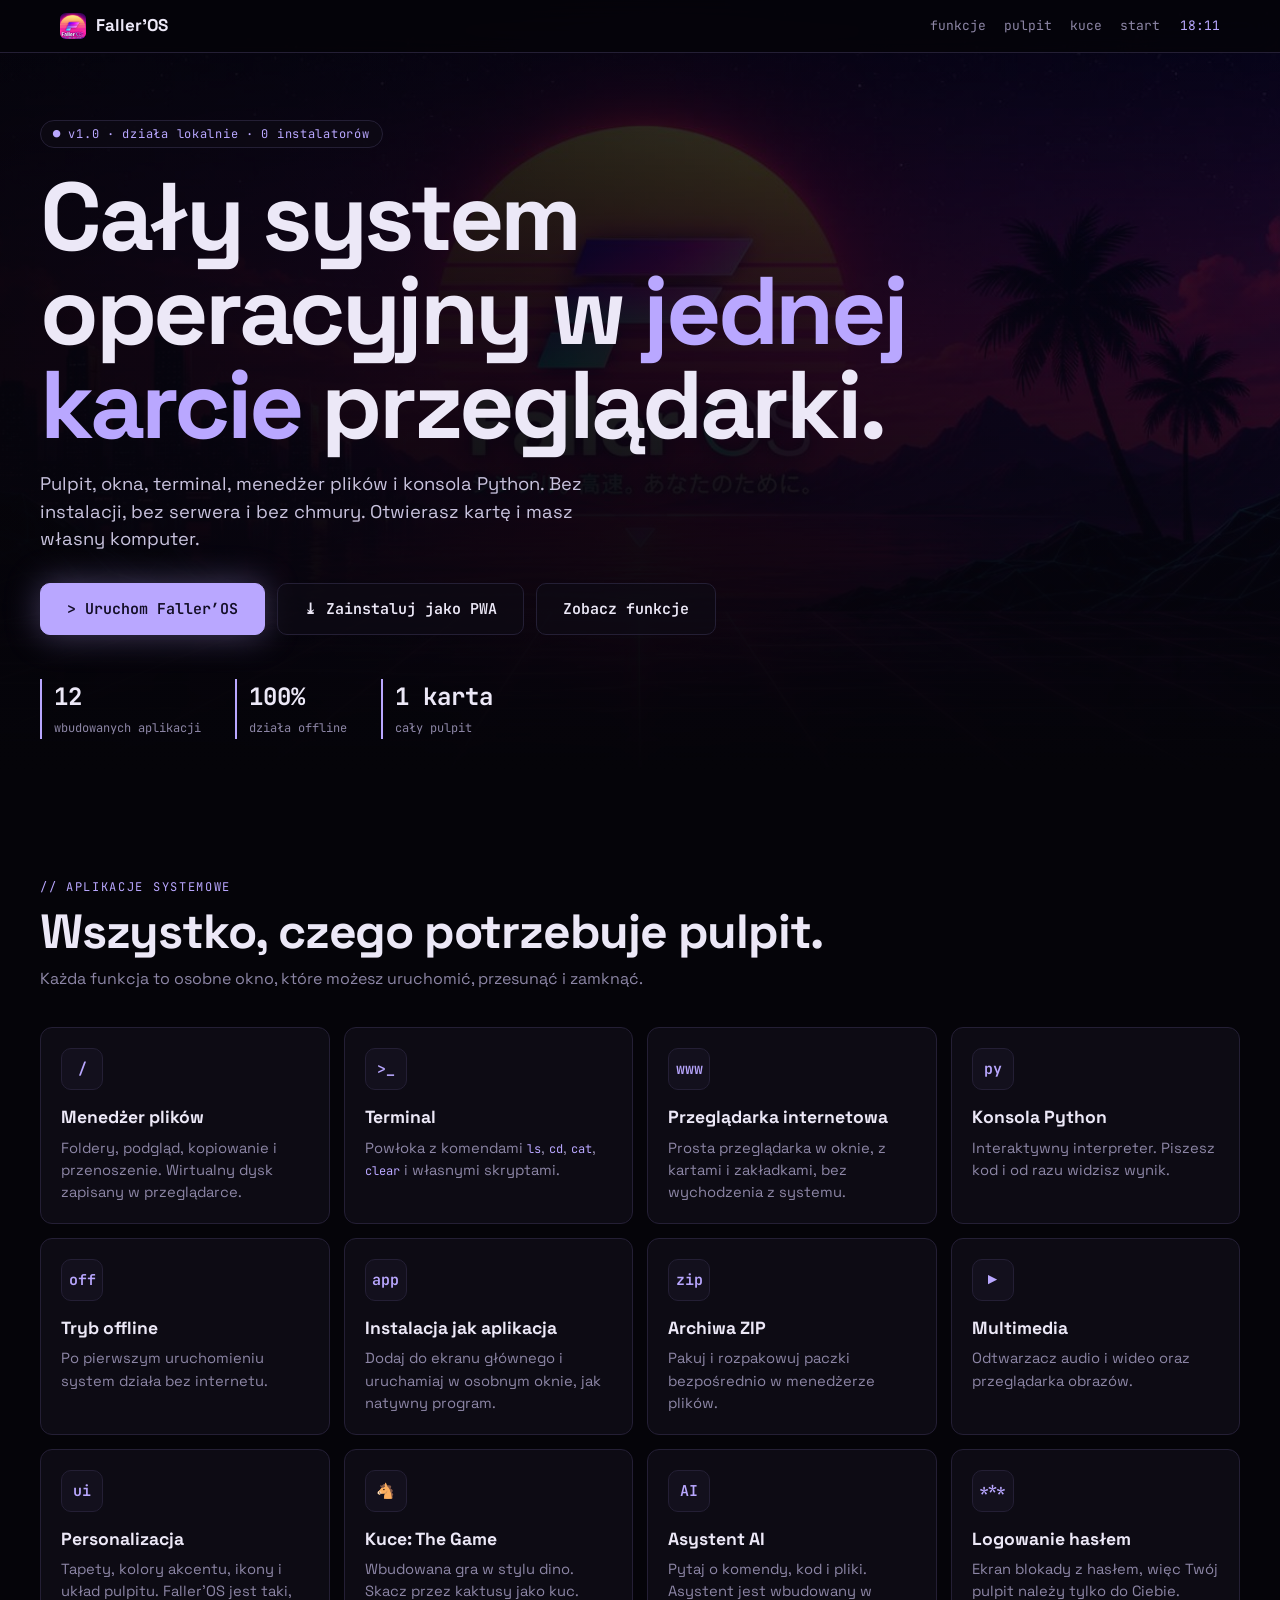
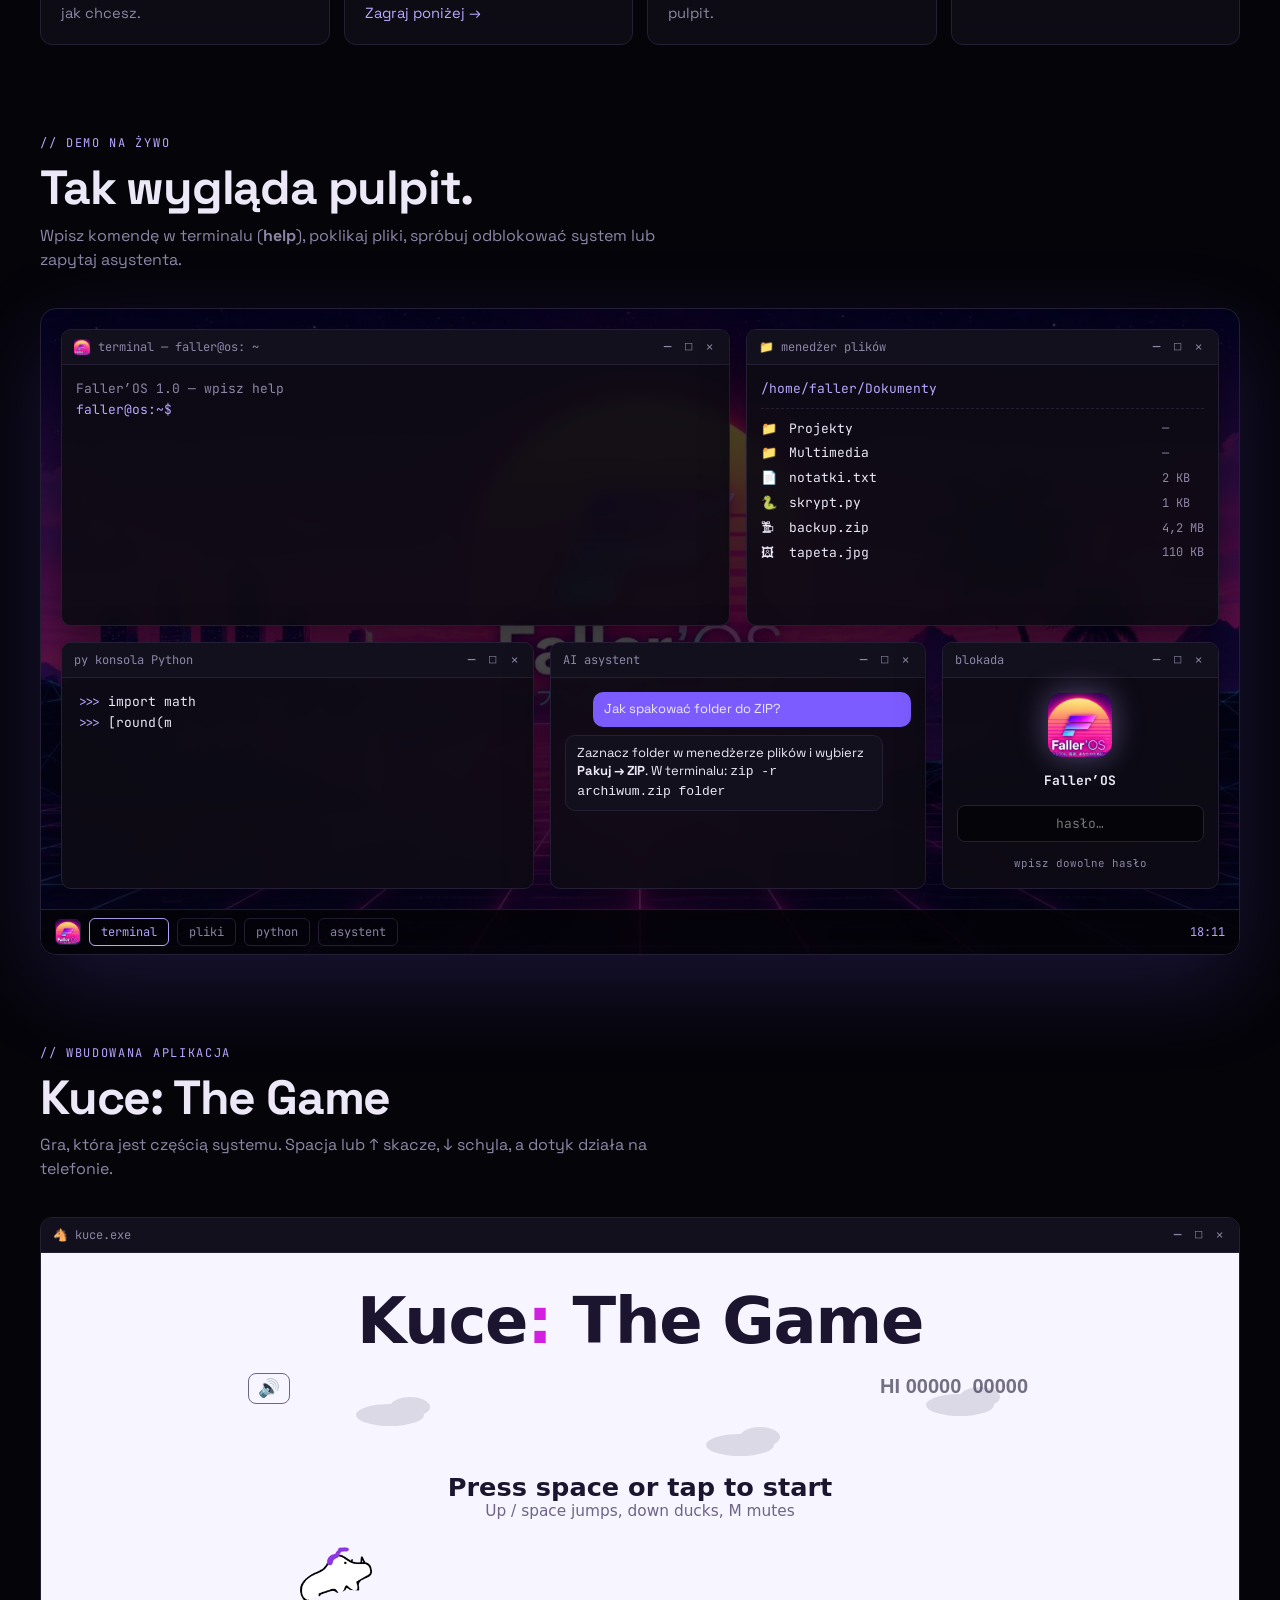
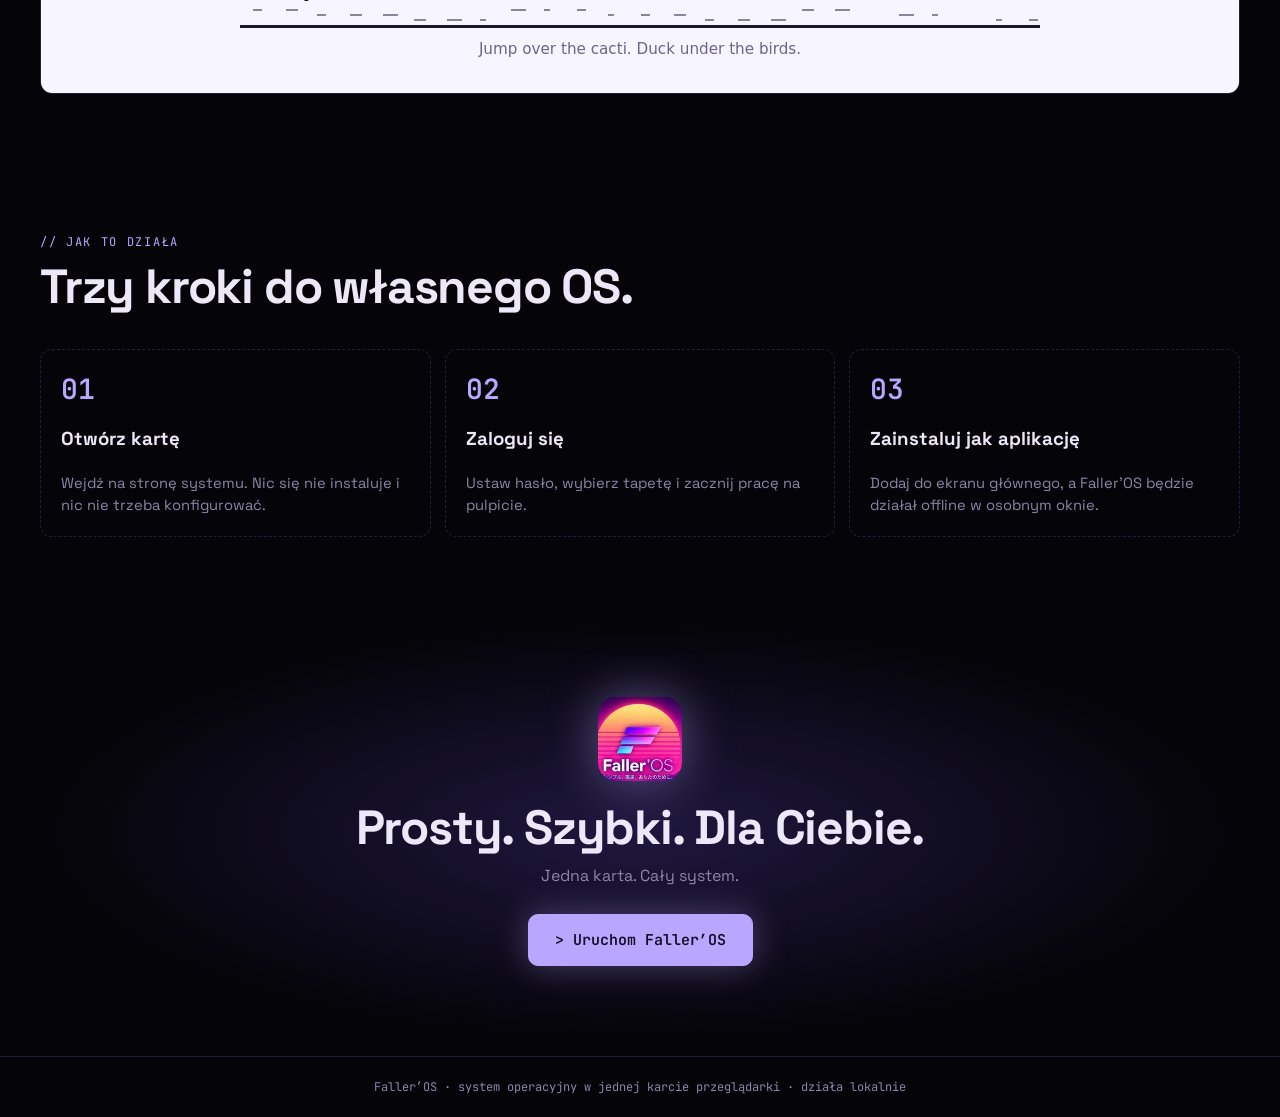
<file: index.html>
<!DOCTYPE html>
<html lang="pl">
<head>
<meta charset="utf-8">
<link rel="manifest" href="manifest.json">
<meta name="viewport" content="width=device-width, initial-scale=1, viewport-fit=cover">
<title>Faller’OS – cały system w jednej karcie przeglądarki</title>
<link rel="stylesheet" href="https://fonts.googleapis.com/css2?family=JetBrains+Mono:wght@400;600&family=Space+Grotesk:wght@500;700&display=swap">
<link rel="icon" href="icons/icon-192.png">
<style>
:root{--bg:#050409;--panel:#0d0b14;--panel2:#13101d;--line:#241f35;--ink:#ece8f7;--mut:#8d86a6;--acc:#b9a7ff;--acc2:#7c5cff;--ok:#7be0a8;
--wall:url([data-uri]);--icon:url([data-uri]);
--mono:"JetBrains Mono",ui-monospace,Consolas,Menlo,monospace;--sans:"Space Grotesk","Segoe UI",system-ui,sans-serif;
color-scheme:dark;box-sizing:border-box;padding-top:env(safe-area-inset-top,0px);padding-bottom:env(safe-area-inset-bottom,0px)}
*{box-sizing:border-box}
html{scroll-behavior:smooth;scroll-padding-top:calc(64px + env(safe-area-inset-top,0px))}
body{margin:0;background:var(--bg);color:var(--ink);font-family:var(--sans);line-height:1.5;overflow-x:hidden}
a{color:inherit;text-decoration:none}
.ico{background:var(--icon) center/cover;border-radius:22%;flex:none}
.bar{position:fixed;top:0;left:0;right:0;z-index:50;padding-top:env(safe-area-inset-top,0px);background:rgba(5,4,9,.82);backdrop-filter:blur(14px);border-bottom:1px solid var(--line)}
.bar div{max-width:1200px;margin:auto;height:52px;display:flex;align-items:center;gap:20px;padding:0 20px;font-family:var(--mono);font-size:13px}
.bar b{font-family:var(--sans);font-size:17px;display:flex;align-items:center;gap:10px}
.bar .ico{width:26px;height:26px}
.bar nav{display:flex;gap:18px;margin-left:auto;color:var(--mut)}
.bar nav a:hover{color:var(--acc)}
#clk{color:var(--acc)}
@media(max-width:640px){.bar nav a:nth-child(n+3){display:none}.bar div{gap:12px}}
.hero{position:relative;padding:120px 20px 70px;background:linear-gradient(180deg,rgba(5,4,9,.55),var(--bg) 96%),linear-gradient(90deg,rgba(5,4,9,.85),rgba(5,4,9,.35)),var(--wall) center/cover}
.wrap{max-width:1200px;margin:auto}
.tag{display:inline-block;font:12px var(--mono);color:var(--acc);border:1px solid var(--line);background:rgba(13,11,20,.7);padding:5px 12px;border-radius:99px;letter-spacing:.06em}
h1{font-size:clamp(2.6rem,8vw,6rem);line-height:.98;letter-spacing:-.035em;margin:22px 0 18px;max-width:900px}
h1 em{font-style:normal;color:var(--acc)}
.lead{max-width:600px;color:#c9c3de;font-size:1.15rem;margin:0 0 30px}
.cta{display:flex;gap:12px;flex-wrap:wrap}
.btn{display:inline-block;font:600 15px var(--mono);padding:15px 26px;border-radius:10px;border:1px solid var(--acc);background:var(--acc);color:#120d25;cursor:pointer;box-shadow:0 0 34px rgba(185,167,255,.35)}
.btn:hover{background:#d3c8ff}
.btn.g{background:rgba(13,11,20,.7);color:var(--ink);border-color:var(--line);box-shadow:none}
.btn.g:hover{border-color:var(--acc)}
.stats{display:flex;gap:34px;flex-wrap:wrap;margin-top:44px;font-family:var(--mono)}
.stats div{border-left:2px solid var(--acc);padding-left:12px}
.stats strong{display:block;font-size:1.5rem;color:var(--ink)}
.stats span{color:var(--mut);font-size:12px}
section{padding:70px 20px}
h2{font-size:clamp(1.9rem,5vw,3rem);letter-spacing:-.025em;margin:0 0 10px;line-height:1.05}
.sub{color:var(--mut);max-width:620px;margin:0 0 36px}
.eyebrow{font:12px var(--mono);color:var(--acc);letter-spacing:.14em;text-transform:uppercase;margin-bottom:12px}
.grid{display:grid;grid-template-columns:repeat(auto-fill,minmax(250px,1fr));gap:14px}
.card{background:var(--panel);border:1px solid var(--line);border-radius:12px;padding:20px;transition:.2s}
.card:hover{border-color:var(--acc);transform:translateY(-3px);box-shadow:0 10px 40px rgba(124,92,255,.15)}
.card i{display:grid;place-items:center;width:42px;height:42px;border-radius:10px;background:var(--panel2);border:1px solid var(--line);color:var(--acc);font:600 15px var(--mono);font-style:normal;margin-bottom:14px}
.card h3{margin:0 0 6px;font-size:1.1rem}
.card p{margin:0;color:var(--mut);font-size:.92rem}
.card code{font:12px var(--mono);color:var(--acc)}
.desk{position:relative;border:1px solid var(--line);border-radius:16px;overflow:hidden;background:linear-gradient(rgba(5,4,9,.55),rgba(5,4,9,.7)),var(--wall) center/cover;box-shadow:0 30px 90px rgba(124,92,255,.18)}
.wins{display:grid;grid-template-columns:repeat(12,1fr);gap:16px;padding:20px}
.win{background:rgba(13,11,20,.93);border:1px solid var(--line);border-radius:10px;overflow:hidden;backdrop-filter:blur(8px);min-width:0;box-shadow:0 12px 40px rgba(0,0,0,.55)}
.win.t{grid-column:span 7}.win.f{grid-column:span 5}.win.p{grid-column:span 5}.win.a{grid-column:span 4}.win.l{grid-column:span 3}
@media(max-width:900px){.win.t,.win.f,.win.p,.win.a,.win.l{grid-column:1/-1}}
.tb{display:flex;align-items:center;gap:8px;padding:9px 12px;background:var(--panel2);border-bottom:1px solid var(--line);font:12px var(--mono);color:var(--mut)}
.tb u{margin-left:auto;text-decoration:none;letter-spacing:.3em;color:var(--mut)}
.tb .ico{width:16px;height:16px}
.body{padding:14px;font:13px/1.6 var(--mono);min-height:210px}
#term{height:260px;overflow:auto;cursor:text}
#term p{margin:0;white-space:pre-wrap;word-break:break-word}
.pr{color:var(--acc)}.ok{color:var(--ok)}.m{color:var(--mut)}
.in{display:flex;gap:8px}
.in input{flex:1;background:none;border:0;outline:0;color:var(--ink);font:inherit;min-width:0}
.fl{display:grid;grid-template-columns:20px 1fr auto;gap:4px 8px;align-items:center}
.fl span:nth-child(3n){color:var(--mut);font-size:12px}
.fl .sel{background:rgba(185,167,255,.15);border-radius:4px}
.path{color:var(--acc);margin-bottom:10px;padding-bottom:8px;border-bottom:1px dashed var(--line)}
.msg{padding:8px 11px;border-radius:10px;margin-bottom:8px;max-width:92%;font:13px/1.45 var(--sans)}
.msg.u{background:var(--acc2);margin-left:auto}
.msg.b{background:var(--panel2);border:1px solid var(--line)}
.login{display:grid;place-items:center;text-align:center;gap:10px;min-height:210px}
.login .ico{width:64px;height:64px;box-shadow:0 0 30px rgba(185,167,255,.4)}
.pw{width:100%;padding:9px;border:1px solid var(--line);border-radius:8px;background:var(--bg);color:var(--ink);font:13px var(--mono);text-align:center}
.pw:focus{outline:1px solid var(--acc)}
.task{display:flex;align-items:center;gap:8px;padding:8px 14px;background:rgba(5,4,9,.9);border-top:1px solid var(--line);font:12px var(--mono);overflow-x:auto}
.task .ico{width:26px;height:26px}
.task span{padding:5px 11px;border:1px solid var(--line);border-radius:6px;color:var(--mut);white-space:nowrap}
.task span.on{border-color:var(--acc);color:var(--acc)}
.task em{margin-left:auto;font-style:normal;color:var(--acc)}
.game{border:1px solid var(--line);border-radius:12px;overflow:hidden;background:var(--panel)}
.game iframe{display:block;width:100%;height:440px;border:0}
.steps{display:grid;grid-template-columns:repeat(auto-fit,minmax(220px,1fr));gap:14px;counter-reset:s}
.steps div{border:1px dashed var(--line);border-radius:12px;padding:20px;counter-increment:s}
.steps div:before{content:"0" counter(s);font:600 28px var(--mono);color:var(--acc);display:block;margin-bottom:6px}
.steps p{margin:0;color:var(--mut);font-size:.92rem}
.fin{text-align:center;padding:90px 20px;background:radial-gradient(ellipse at center,rgba(124,92,255,.22),transparent 65%)}
.fin .ico{width:84px;height:84px;margin:0 auto 22px;box-shadow:0 0 50px rgba(185,167,255,.45)}
footer{border-top:1px solid var(--line);padding:22px;text-align:center;font:12px var(--mono);color:var(--mut)}
</style>
</head>
<body>
<header class="bar"><div><b><span class="ico"></span>Faller’OS</b><nav><a href="#funkcje">funkcje</a><a href="#pulpit">pulpit</a><a href="#kuce">kuce</a><a href="#start">start</a></nav><span id="clk">--:--</span></div></header>

<main>
<div class="hero"><div class="wrap">
  <span class="tag">● v1.0 · działa lokalnie · 0 instalatorów</span>
  <h1>Cały system operacyjny w <em>jednej karcie</em> przeglądarki.</h1>
  <p class="lead">Pulpit, okna, terminal, menedżer plików i konsola Python. Bez instalacji, bez serwera i bez chmury. Otwierasz kartę i masz własny komputer.</p>
  <div class="cta"><a class="btn" id="go" href="app.html">&gt; Uruchom Faller’OS</a><a class="btn g" href="app.html#install">⤓ Zainstaluj jako PWA</a><a class="btn g" href="#funkcje">Zobacz funkcje</a></div>
  <div class="stats"><div><strong>12</strong><span>wbudowanych aplikacji</span></div><div><strong>100%</strong><span>działa offline</span></div><div><strong>1 karta</strong><span>cały pulpit</span></div></div>
</div></div>

<section id="funkcje"><div class="wrap">
  <div class="eyebrow">// aplikacje systemowe</div><h2>Wszystko, czego potrzebuje pulpit.</h2><p class="sub">Każda funkcja to osobne okno, które możesz uruchomić, przesunąć i zamknąć.</p>
  <div class="grid">
    <div class="card"><i>/</i><h3>Menedżer plików</h3><p>Foldery, podgląd, kopiowanie i przenoszenie. Wirtualny dysk zapisany w przeglądarce.</p></div>
    <div class="card"><i>&gt;_</i><h3>Terminal</h3><p>Powłoka z komendami <code>ls</code>, <code>cd</code>, <code>cat</code>, <code>clear</code> i własnymi skryptami.</p></div>
    <div class="card"><i>www</i><h3>Przeglądarka internetowa</h3><p>Prosta przeglądarka w oknie, z kartami i zakładkami, bez wychodzenia z systemu.</p></div>
    <div class="card"><i>py</i><h3>Konsola Python</h3><p>Interaktywny interpreter. Piszesz kod i od razu widzisz wynik.</p></div>
    <div class="card"><i>off</i><h3>Tryb offline</h3><p>Po pierwszym uruchomieniu system działa bez internetu.</p></div>
    <div class="card"><i>app</i><h3>Instalacja jak aplikacja</h3><p>Dodaj do ekranu głównego i uruchamiaj w osobnym oknie, jak natywny program.</p></div>
    <div class="card"><i>zip</i><h3>Archiwa ZIP</h3><p>Pakuj i rozpakowuj paczki bezpośrednio w menedżerze plików.</p></div>
    <div class="card"><i>▶</i><h3>Multimedia</h3><p>Odtwarzacz audio i wideo oraz przeglądarka obrazów.</p></div>
    <div class="card"><i>ui</i><h3>Personalizacja</h3><p>Tapety, kolory akcentu, ikony i układ pulpitu. Faller’OS jest taki, jak chcesz.</p></div>
    <div class="card"><i>🐴</i><h3>Kuce: The Game</h3><p>Wbudowana gra w stylu dino. Skacz przez kaktusy jako kuc. <a href="#kuce" style="color:var(--acc)">Zagraj poniżej →</a></p></div>
    <div class="card"><i>AI</i><h3>Asystent AI</h3><p>Pytaj o komendy, kod i pliki. Asystent jest wbudowany w pulpit.</p></div>
    <div class="card"><i>***</i><h3>Logowanie hasłem</h3><p>Ekran blokady z hasłem, więc Twój pulpit należy tylko do Ciebie.</p></div>
  </div>
</div></section>

<section id="pulpit" style="padding-top:20px"><div class="wrap">
  <div class="eyebrow">// demo na żywo</div><h2>Tak wygląda pulpit.</h2><p class="sub">Wpisz komendę w terminalu (<b>help</b>), poklikaj pliki, spróbuj odblokować system lub zapytaj asystenta.</p>
  <div class="desk">
    <div class="wins">
      <div class="win t"><div class="tb"><span class="ico"></span>terminal — faller@os: ~<u>─ □ ✕</u></div><div class="body" id="term"></div></div>
      <div class="win f"><div class="tb">📁 menedżer plików<u>─ □ ✕</u></div><div class="body"><div class="path">/home/faller/Dokumenty</div><div class="fl" id="fl"></div></div></div>
      <div class="win p"><div class="tb">py konsola Python<u>─ □ ✕</u></div><div class="body" id="py"></div></div>
      <div class="win a"><div class="tb">AI asystent<u>─ □ ✕</u></div><div class="body" id="ai"><div class="msg u">Jak spakować folder do ZIP?</div><div class="msg b">Zaznacz folder w menedżerze plików i wybierz <b>Pakuj → ZIP</b>. W terminalu: <code>zip -r archiwum.zip folder</code></div></div></div>
      <div class="win l"><div class="tb">blokada<u>─ □ ✕</u></div><div class="body login"><span class="ico"></span><b>Faller’OS</b><input class="pw" id="pw" type="password" placeholder="hasło…" autocomplete="off"><small class="m" id="pwm">wpisz dowolne hasło</small></div></div>
    </div>
    <div class="task"><span class="ico"></span><span class="on">terminal</span><span>pliki</span><span>python</span><span>asystent</span><em id="clk2">--:--</em></div>
  </div>
</div></section>

<section id="kuce" style="padding-top:20px"><div class="wrap">
  <div class="eyebrow">// wbudowana aplikacja</div><h2>Kuce: The Game</h2><p class="sub">Gra, która jest częścią systemu. Spacja lub ↑ skacze, ↓ schyla, a dotyk działa na telefonie.</p>
  <div class="game"><div class="tb">🐴 kuce.exe<u>─ □ ✕</u></div><iframe title="Kuce: The Game" srcdoc="<!DOCTYPE html>
<html lang=&quot;en&quot;>
<head>
<meta charset=&quot;utf-8&quot;>
<meta name=&quot;viewport&quot; content=&quot;width=device-width, initial-scale=1, viewport-fit=cover&quot;>
<title>Kuce: The Game</title>
<style>
:root{--bg:#f7f5ff;--ink:#1c1530;--acc:#d21fe0;--muted:#6d6488;box-sizing:border-box;padding-top:env(safe-area-inset-top,0px);padding-bottom:env(safe-area-inset-bottom,0px)}
@media (prefers-color-scheme:dark){:root:not([data-theme=&quot;light&quot;]){--bg:#16111f;--ink:#f1ecff;--muted:#a79bc4}}
:root[data-theme=&quot;dark&quot;]{--bg:#16111f;--ink:#f1ecff;--muted:#a79bc4}
*{box-sizing:border-box}
html,body{height:100%;margin:0}
body{background:var(--bg);color:var(--ink);font-family:&quot;Baloo 2&quot;,&quot;Trebuchet MS&quot;,system-ui,sans-serif;display:flex;flex-direction:column;align-items:center;justify-content:center;gap:12px;padding:16px;-webkit-user-select:none;user-select:none;touch-action:manipulation}
h1{margin:0;font-size:clamp(2.2rem,8vw,4rem);line-height:1;letter-spacing:-.02em;font-weight:800}
h1 span{color:var(--acc)}
p{margin:0;color:var(--muted);font-size:.95rem;text-align:center}
.wrap{width:100%;max-width:800px;position:relative}
canvas{width:100%;height:auto;display:block;border-bottom:3px solid var(--ink);cursor:pointer;outline:none}
canvas:focus-visible{outline:3px solid var(--acc);outline-offset:4px}
#mute{position:absolute;top:8px;left:8px;z-index:3;background:var(--bg);color:var(--ink);border:1px solid var(--muted);border-radius:8px;font-size:1.1rem;padding:4px 9px;cursor:pointer}
#msg{position:absolute;inset:0;display:flex;align-items:center;justify-content:center;flex-direction:column;pointer-events:none;font-weight:800;font-size:clamp(1rem,4vw,1.6rem);text-align:center}
#msg small{font-weight:500;color:var(--muted);font-size:.6em}
</style>
</head>
<body>
<h1>Kuce<span>:</span> The Game</h1>
<div class=&quot;wrap&quot;>
  <canvas id=&quot;c&quot; width=&quot;800&quot; height=&quot;260&quot; tabindex=&quot;0&quot; aria-label=&quot;Kuce: The Game. Press space to jump.&quot;></canvas>
  <button id=&quot;mute&quot; aria-label=&quot;Dźwięk włączony/wyłączony&quot; title=&quot;Dźwięk (M)&quot;>🔊</button>
  <audio id=&quot;bgm&quot; loop preload=&quot;auto&quot; src=&quot;kuce-theme.mp3&quot;></audio>
  <div id=&quot;msg&quot;>Press space or tap to start<small>Up / space jumps, down ducks, M mutes</small></div>
</div>
<p>Jump over the cacti. Duck under the birds.</p>
<script>
(function(){
var cv=document.getElementById('c'),ctx=cv.getContext('2d'),msg=document.getElementById('msg');
var W=cv.width,H=cv.height,GY=H-24;
var img=new Image();img.src=&quot;[data-uri]&quot;;
var ink=getComputedStyle(document.documentElement).getPropertyValue('--ink');
function col(){return getComputedStyle(document.body).color}
var best=0;try{best=+localStorage.getItem('kuce-best')||0}catch(e){}
var bgm=document.getElementById('bgm'),muteB=document.getElementById('mute'),muted=false,AC=null;
try{muted=localStorage.getItem('kuce-mute')==='1'}catch(e){}
function ac(){if(!AC){try{AC=new (window.AudioContext||window.webkitAudioContext)()}catch(e){}}if(AC&amp;&amp;AC.state==='suspended')AC.resume();return AC}
function tone(f1,f2,d,type,vol){if(muted)return;var a=ac();if(!a)return;var o=a.createOscillator(),g=a.createGain(),n=a.currentTime;o.type=type||'square';o.frequency.setValueAtTime(f1,n);o.frequency.exponentialRampToValueAtTime(f2,n+d);g.gain.setValueAtTime(vol||0.08,n);g.gain.exponentialRampToValueAtTime(0.001,n+d);o.connect(g);g.connect(a.destination);o.start(n);o.stop(n+d)}
var snd={jump:function(){tone(300,720,0.16)},die:function(){tone(420,60,0.5,'sawtooth',0.1)},point:function(){tone(880,880,0.07);setTimeout(function(){tone(1320,1320,0.1)},90)},
 start:function(){ac();if(!muted){bgm.volume=0.55;var p=bgm.play();if(p&amp;&amp;p.catch)p.catch(function(){})}},stop:function(){bgm.pause()}};
function paintMute(){muteB.textContent=muted?'🔇':'🔊'}paintMute();
function toggleMute(){muted=!muted;try{localStorage.setItem('kuce-mute',muted?'1':'0')}catch(e){}paintMute();if(muted)bgm.pause();else if(state==='run')snd.start()}
muteB.addEventListener('pointerdown',function(e){e.stopPropagation()});
muteB.addEventListener('click',function(e){e.stopPropagation();toggleMute()});
addEventListener('keydown',function(e){if(e.code==='KeyM')toggleMute()});
var s,state='ready',last=0;
var PW=72,PH=54;
function reset(){s={y:GY-PH,vy:0,duck:false,speed:6,score:0,obs:[],next:60,t:0,clouds:[{x:150,y:50},{x:500,y:80},{x:720,y:40}],ground:[]}}
reset();
function jump(){
  if(state==='ready'||state==='over'){if(state==='over'&amp;&amp;performance.now()-endT<350)return;reset();state='run';msg.style.display='none';snd.start();return}
  if(s.y>=GY-PH-1){s.vy=-13.5;snd.jump()}
}
var endT=0;
function down(v){s.duck=v;if(v&amp;&amp;s.y<GY-PH-1)s.vy+=3}
addEventListener('keydown',function(e){
  if(e.code==='Space'||e.code==='ArrowUp'){e.preventDefault();if(!e.repeat)jump()}
  else if(e.code==='ArrowDown'){e.preventDefault();down(true)}
});
addEventListener('keyup',function(e){if(e.code==='ArrowDown')down(false)});
cv.addEventListener('pointerdown',function(e){e.preventDefault();cv.focus();jump()});
function box(o){return{x:o.x,y:o.y,w:o.w,h:o.h}}
function pbox(){var h=s.duck&amp;&amp;s.y>=GY-PH-1?PH*0.6:PH;var y=GY-(GY-s.y-PH)-h;return{x:60+10,y:y+6,w:PW-22,h:h-10}}
function spawn(){
  var r=Math.random();
  if(s.score>250&amp;&amp;r<0.28){
    var ys=[GY-70,GY-38];var y=ys[Math.random()*2|0];
    s.obs.push({type:'bird',x:W+20,y:y,w:40,h:24});
  }else{
    var n=1+(Math.random()*(s.score>500?3:2)|0);var h=36+Math.random()*24|0;
    s.obs.push({type:'cactus',x:W+20,y:GY-h,w:16*n+6*(n-1),h:h,n:n});
  }
  s.next=Math.max(38,(55+Math.random()*70)*(6/s.speed)*1.15)|0;
}
function update(){
  s.t++;s.score+=s.speed*0.05;var mk=Math.floor(s.score/100);if(mk>(s.m||0)){s.m=mk;snd.point()}s.speed=Math.min(14,6+s.score/180);
  s.vy+=0.75;s.y+=s.vy;if(s.y>=GY-PH){s.y=GY-PH;s.vy=0}
  if(--s.next<=0)spawn();
  s.obs.forEach(function(o){o.x-=s.speed+(o.type==='bird'?1.5:0)});
  s.obs=s.obs.filter(function(o){return o.x+o.w>-20});
  s.clouds.forEach(function(c){c.x-=0.5;if(c.x<-60){c.x=W+40;c.y=30+Math.random()*70}});
  var p=pbox();
  for(var i=0;i<s.obs.length;i++){var o=s.obs[i];
    if(p.x<o.x+o.w-3&amp;&amp;p.x+p.w>o.x+3&amp;&amp;p.y<o.y+o.h-3&amp;&amp;p.y+p.h>o.y+3){
      state='over';endT=performance.now();snd.die();snd.stop();
      if(s.score>best){best=s.score;try{localStorage.setItem('kuce-best',Math.floor(best))}catch(e){}}
      msg.innerHTML='Game over<small>Score '+Math.floor(s.score)+'. Press space or tap to try again</small>';
      msg.style.display='flex';break}
  }
}
function pad(n){return('00000'+Math.floor(n)).slice(-5)}
function draw(){
  var c=col();
  ctx.clearRect(0,0,W,H);
  ctx.fillStyle=c;ctx.globalAlpha=0.12;
  s.clouds.forEach(function(k){ctx.beginPath();ctx.ellipse(k.x,k.y,34,11,0,0,7);ctx.ellipse(k.x+20,k.y-8,20,10,0,0,7);ctx.fill()});
  ctx.globalAlpha=0.5;
  for(var i=0;i<24;i++){var gx=((i*97-s.t*s.speed*0.9)%(W+40)+W+40)%(W+40)-20;ctx.fillRect(gx,GY+8+(i%3)*5,6+(i%4)*3,2)}
  ctx.globalAlpha=1;
  ctx.fillStyle=c;
  s.obs.forEach(function(o){
    if(o.type==='cactus'){
      for(var j=0;j<o.n;j++){var x=o.x+j*22;
        ctx.fillRect(x+5,o.y,7,o.h);
        ctx.fillRect(x,o.y+o.h*0.35,5,5);ctx.fillRect(x,o.y+o.h*0.35-9,5,14);
        ctx.fillRect(x+12,o.y+o.h*0.5,5,5);ctx.fillRect(x+12,o.y+o.h*0.5-12,5,17)}
    }else{
      var f=(s.t>>3)&amp;1;
      ctx.beginPath();ctx.ellipse(o.x+22,o.y+14,14,7,0,0,7);ctx.fill();
      ctx.beginPath();ctx.moveTo(o.x+34,o.y+12);ctx.lineTo(o.x+44,o.y+15);ctx.lineTo(o.x+34,o.y+18);ctx.fill();
      ctx.beginPath();ctx.moveTo(o.x+14,o.y+12);ctx.lineTo(o.x+26,o.y+(f?-2:26));ctx.lineTo(o.x+30,o.y+12);ctx.fill();
    }
  });
  var onG=s.y>=GY-PH-1,h=PH,w=PW,y=s.y,rot=0;
  if(s.duck&amp;&amp;onG){h=PH*0.6;w=PW*1.1;y=GY-h}
  if(onG&amp;&amp;state==='run'&amp;&amp;!s.duck){rot=Math.sin(s.t*0.5)*0.05;y-=Math.abs(Math.sin(s.t*0.25))*3}
  if(!onG)rot=-0.12;
  if(state==='over')rot=0.1;
  ctx.save();ctx.translate(60+w/2,y+h);ctx.rotate(rot);
  if(img.complete&amp;&amp;img.naturalWidth)ctx.drawImage(img,-w/2,-h,w,h);
  ctx.restore();
  ctx.fillStyle=c;ctx.font='700 20px &quot;Trebuchet MS&quot;,sans-serif';ctx.textAlign='right';
  ctx.globalAlpha=0.6;ctx.fillText('HI '+pad(best)+'  '+pad(s.score),W-12,28);ctx.globalAlpha=1;
}
function loop(t){
  if(state==='run'&amp;&amp;t-last>=0){update()}
  draw();requestAnimationFrame(loop);
}
requestAnimationFrame(loop);
})();
</script>
</body>
</html>
"></iframe></div>
</div></section>

<section><div class="wrap">
  <div class="eyebrow">// jak to działa</div><h2>Trzy kroki do własnego OS.</h2><p class="sub"></p>
  <div class="steps"><div><h3>Otwórz kartę</h3><p>Wejdź na stronę systemu. Nic się nie instaluje i nic nie trzeba konfigurować.</p></div><div><h3>Zaloguj się</h3><p>Ustaw hasło, wybierz tapetę i zacznij pracę na pulpicie.</p></div><div><h3>Zainstaluj jak aplikację</h3><p>Dodaj do ekranu głównego, a Faller’OS będzie działał offline w osobnym oknie.</p></div></div>
</div></section>

<div class="fin" id="start"><span class="ico" style="display:block"></span><h2>Prosty. Szybki. Dla Ciebie.</h2><p class="sub" style="margin:0 auto 26px">Jedna karta. Cały system.</p><a class="btn" id="go2" href="app.html">&gt; Uruchom Faller’OS</a></div>
</main>
<footer>Faller’OS · system operacyjny w jednej karcie przeglądarki · działa lokalnie</footer>

<script>
(function(){
var $=function(i){return document.getElementById(i)};
function tick(){var d=new Date(),t=('0'+d.getHours()).slice(-2)+':'+('0'+d.getMinutes()).slice(-2);$('clk').textContent=t;$('clk2').textContent=t}
tick();setInterval(tick,15000);
var files=[['📁','Projekty','—'],['📁','Multimedia','—'],['📄','notatki.txt','2 KB'],['🐍','skrypt.py','1 KB'],['🗜','backup.zip','4,2 MB'],['🖼','tapeta.jpg','110 KB']];
var fl=$('fl');files.forEach(function(f,i){['<span>'+f[0]+'</span>','<span>'+f[1]+'</span>','<span>'+f[2]+'</span>'].forEach(function(h){var d=document.createElement('div');d.style.display='contents';d.innerHTML=h;var e=d.firstChild;e.dataset.r=i;fl.appendChild(e)})});
fl.addEventListener('click',function(e){var r=e.target.dataset.r;if(r==null)return;fl.querySelectorAll('.sel').forEach(function(x){x.classList.remove('sel')});fl.querySelectorAll('[data-r="'+r+'"]').forEach(function(x){x.classList.add('sel')})});
var T=$('term');
function out(t,c){var p=document.createElement('p');if(c)p.className=c;p.textContent=t;T.insertBefore(p,line)}
var line=document.createElement('div');line.className='in';line.innerHTML='<span class="pr">faller@os:~$</span><input id="ti" spellcheck="false" autocomplete="off" autocapitalize="off" aria-label="terminal">';T.appendChild(line);
var ti=$('ti');
var cmds={
help:'Komendy: help, ls, whoami, date, neofetch, python, clear, kuce',
ls:'Dokumenty  Multimedia  Projekty  notatki.txt  skrypt.py  backup.zip',
whoami:'faller',
date:function(){return new Date().toLocaleString('pl-PL')},
python:'Python 3 · wpisz kod w oknie „konsola Python”',
kuce:function(){location.hash='#kuce';return 'Uruchamiam kuce.exe…'},
neofetch:'Faller’OS 1.0\nKernel: karta przeglądarki\nPowłoka: fsh\nPamięć: lokalna\nTryb: offline OK'};
out('Faller’OS 1.0 — wpisz help','m');
ti.addEventListener('keydown',function(e){if(e.key!=='Enter')return;var v=ti.value.trim();out('faller@os:~$ '+v,'pr');ti.value='';
 if(v==='clear'){T.querySelectorAll('p').forEach(function(p){p.remove()});return}
 var r=cmds[v];if(r===undefined){if(v)out('fsh: nie znaleziono komendy: '+v,'m')}else out(typeof r==='function'?r():r,'ok');T.scrollTop=T.scrollHeight});
T.addEventListener('click',function(){ti.focus()});
var py=$('py'),code=[['>>> ','import math'],['>>> ','[round(math.sqrt(n),2) for n in range(1,6)]'],['ok','[1.0, 1.41, 1.73, 2.0, 2.24]'],['>>> ','print("Cześć, Faller’OS!")'],['ok','Cześć, Faller’OS!']];
var shown=false;
function typePy(){if(shown)return;shown=true;var i=0;(function n(){if(i>=code.length)return;var c=code[i++],d=document.createElement('div');d.className=c[0]==='ok'?'ok':'';d.innerHTML=c[0]==='ok'?'':'<span class="pr">&gt;&gt;&gt; </span>';py.appendChild(d);var j=0,s=c[1];(function k(){d.append(s.slice(j,j+1));j++;if(j<=s.length)setTimeout(k,c[0]==='ok'?0:22);else setTimeout(n,350)})()})()}
if('IntersectionObserver' in window){new IntersectionObserver(function(en){if(en[0].isIntersecting)typePy()},{threshold:.3}).observe(py)}else typePy();
$('pw').addEventListener('keydown',function(e){if(e.key==='Enter'&&this.value){$('pwm').textContent='✓ witaj, faller';$('pwm').className='ok';this.value=''}});
})();
</script>
</body>
</html>
</file>
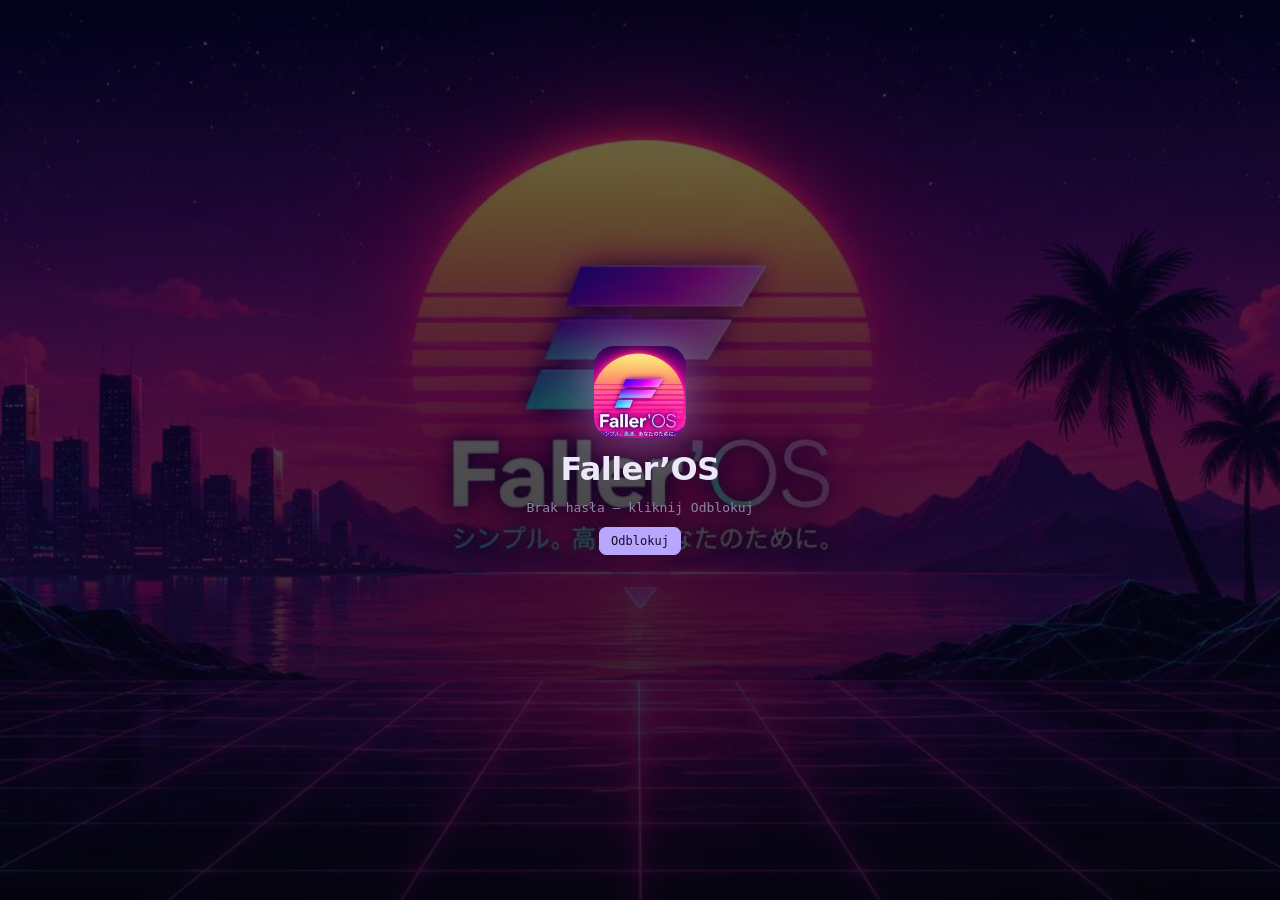
<file: app.html>
<!DOCTYPE html>
<html lang="pl">
<head>
<meta charset="utf-8">
<meta name="viewport" content="width=device-width, initial-scale=1, viewport-fit=cover">
<meta name="theme-color" content="#050409">
<link rel="manifest" href="manifest.json">
<link rel="apple-touch-icon" href="icons/icon-192.png">
<link rel="icon" href="icons/icon-192.png">
<meta name="mobile-web-app-capable" content="yes">
<meta name="apple-mobile-web-app-capable" content="yes">
<meta name="apple-mobile-web-app-title" content="Faller’OS">
<title>Faller’OS – pulpit</title>
<style>
:root{--bg:#050409;--panel:#0d0b14;--panel2:#15121f;--line:#2a2440;--ink:#ece8f7;--mut:#8d86a6;--acc:#b9a7ff;--ok:#7be0a8;
--wall:url([data-uri]);--icon:url([data-uri]);--cur:var(--wall);
--mono:"JetBrains Mono",ui-monospace,Consolas,Menlo,monospace;--sans:"Space Grotesk","Segoe UI",system-ui,sans-serif;color-scheme:dark}
*{box-sizing:border-box}
html,body{margin:0;height:100%;overflow:hidden;background:var(--bg);color:var(--ink);font-family:var(--sans);-webkit-user-select:none;user-select:none}
button,input,textarea,select{font:inherit;color:inherit}
.ico{background:var(--icon) center/cover;border-radius:22%;flex:none;display:inline-block}
#desk{position:fixed;top:env(safe-area-inset-top,0px);left:0;right:0;bottom:calc(48px + env(safe-area-inset-bottom,0px));background:linear-gradient(rgba(5,4,9,.25),rgba(5,4,9,.45)),var(--cur) center/cover;overflow:hidden}
#di{position:absolute;left:12px;top:12px;display:grid;gap:6px;grid-auto-flow:row}
.di{width:78px;padding:8px 4px;border-radius:8px;background:none;border:1px solid transparent;text-align:center;font:11px var(--mono);cursor:pointer;text-shadow:0 1px 4px #000}
.di:hover,.di:focus{background:rgba(185,167,255,.15);border-color:var(--acc);outline:0}
.di b{display:block;font:600 20px var(--mono);color:var(--acc);margin-bottom:3px}
.w{position:absolute;display:flex;flex-direction:column;background:rgba(13,11,20,.95);border:1px solid var(--line);border-radius:10px;box-shadow:0 20px 60px rgba(0,0,0,.65);min-width:240px;min-height:140px;overflow:hidden;backdrop-filter:blur(10px)}
.w.f{border-color:var(--acc);box-shadow:0 20px 60px rgba(0,0,0,.65),0 0 0 1px var(--acc)}
.w.max{inset:0!important;width:auto!important;height:auto!important;border-radius:0}
.w.min{display:none}
.wt{display:flex;align-items:center;gap:8px;padding:8px 10px;background:var(--panel2);border-bottom:1px solid var(--line);font:12px var(--mono);cursor:grab;touch-action:none}
.wt span{flex:1;overflow:hidden;white-space:nowrap;text-overflow:ellipsis}
.wt button{background:none;border:0;color:var(--mut);cursor:pointer;width:26px;height:22px;border-radius:5px}
.wt button:hover{background:var(--line);color:var(--ink)}
.wb{flex:1;overflow:auto;position:relative;min-height:0;-webkit-user-select:text;user-select:text}
.p{padding:12px;font:13px/1.55 var(--mono)}
.pr{color:var(--acc)}.ok{color:var(--ok)}.m{color:var(--mut)}
.tm{height:100%;padding:10px;font:13px/1.5 var(--mono);overflow:auto;cursor:text}
.tm p{margin:0;white-space:pre-wrap;word-break:break-word}
.in{display:flex;gap:8px}.in input{flex:1;min-width:0;background:none;border:0;outline:0}
.bt{background:var(--panel2);border:1px solid var(--line);border-radius:7px;padding:6px 11px;cursor:pointer;font:12px var(--mono)}
.bt:hover{border-color:var(--acc)}.bt.pri{background:var(--acc);color:#120d25;border-color:var(--acc)}
.tl{display:flex;gap:6px;flex-wrap:wrap;padding:8px;border-bottom:1px solid var(--line)}
.fi{display:flex;gap:10px;padding:7px 12px;cursor:pointer;font:13px var(--mono);border-bottom:1px solid rgba(42,36,64,.5)}
.fi:hover{background:rgba(185,167,255,.08)}.fi.s{background:rgba(185,167,255,.2)}
.fi i{font-style:normal;width:20px}
.wb textarea{width:100%;height:calc(100% - 44px);background:transparent;border:0;outline:0;padding:12px;resize:none;font:13px/1.5 var(--mono)}
.tx,.ip{background:var(--bg);border:1px solid var(--line);border-radius:7px;padding:7px 10px;font:13px var(--mono);outline:0;max-width:100%}
.tx:focus,.ip:focus{border-color:var(--acc)}
.msg{padding:8px 11px;border-radius:10px;margin-bottom:8px;max-width:88%;font:13px/1.45 var(--sans)}
.msg.u{background:#6a4fe0;margin-left:auto}.msg.b{background:var(--panel2);border:1px solid var(--line)}
#tk{position:fixed;left:0;right:0;bottom:0;height:calc(48px + env(safe-area-inset-bottom,0px));padding:0 8px env(safe-area-inset-bottom,0px);display:flex;align-items:center;gap:6px;background:rgba(5,4,9,.94);border-top:1px solid var(--line);font:12px var(--mono);z-index:9999}
#tk .ico{width:30px;height:30px}
#st{background:none;border:0;cursor:pointer;padding:2px;border-radius:8px}
#tt{display:flex;gap:6px;flex:1;overflow-x:auto}
#tt button{background:var(--panel2);border:1px solid var(--line);border-radius:6px;padding:6px 10px;cursor:pointer;white-space:nowrap;font:12px var(--mono)}
#tt button.f{border-color:var(--acc);color:var(--acc)}
#clk{color:var(--acc);padding:0 8px}
#sm{position:fixed;left:8px;bottom:calc(56px + env(safe-area-inset-bottom,0px));width:250px;background:rgba(13,11,20,.97);border:1px solid var(--line);border-radius:12px;padding:8px;z-index:10000;display:none;box-shadow:0 20px 60px #000}
#sm.o{display:block}
#sm button{display:flex;gap:10px;width:100%;text-align:left;background:none;border:0;padding:9px 10px;border-radius:8px;cursor:pointer;font:13px var(--mono)}
#sm button:hover{background:rgba(185,167,255,.15)}#sm b{width:26px;color:var(--acc)}
#lk{position:fixed;inset:0;z-index:20000;display:flex;flex-direction:column;align-items:center;justify-content:center;gap:12px;background:linear-gradient(rgba(5,4,9,.55),rgba(5,4,9,.85)),var(--cur) center/cover;backdrop-filter:blur(8px);text-align:center;padding:20px}
#lk.h{display:none}
#lk .ico{width:92px;height:92px;box-shadow:0 0 50px rgba(185,167,255,.5)}
#lk h1{margin:0;font-size:2rem;letter-spacing:-.02em}
@media(max-width:700px){#di{grid-auto-flow:column;grid-template-rows:repeat(5,auto)}}
</style>
</head>
<body>
<div id="desk"><div id="di"></div></div>
<div id="sm"></div>
<div id="tk"><button id="st" aria-label="Menu start"><span class="ico"></span></button><div id="tt"></div><span id="clk">--:--</span></div>
<div id="lk"><span class="ico"></span><h1>Faller’OS</h1><div class="m" id="lm" style="color:var(--mut);font:13px var(--mono)"></div><input class="tx" id="lp" type="password" autocomplete="off" style="text-align:center;width:240px"><button class="bt pri" id="lb">Odblokuj</button></div>
<template id="kt"><iframe title="Kuce: The Game" style="width:100%;height:100%;border:0;display:block" srcdoc="<!DOCTYPE html>
<html lang=&quot;en&quot;>
<head>
<meta charset=&quot;utf-8&quot;>
<meta name=&quot;viewport&quot; content=&quot;width=device-width, initial-scale=1, viewport-fit=cover&quot;>
<title>Kuce: The Game</title>
<style>
:root{--bg:#f7f5ff;--ink:#1c1530;--acc:#d21fe0;--muted:#6d6488;box-sizing:border-box;padding-top:env(safe-area-inset-top,0px);padding-bottom:env(safe-area-inset-bottom,0px)}
@media (prefers-color-scheme:dark){:root:not([data-theme=&quot;light&quot;]){--bg:#16111f;--ink:#f1ecff;--muted:#a79bc4}}
:root[data-theme=&quot;dark&quot;]{--bg:#16111f;--ink:#f1ecff;--muted:#a79bc4}
*{box-sizing:border-box}
html,body{height:100%;margin:0}
body{background:var(--bg);color:var(--ink);font-family:&quot;Baloo 2&quot;,&quot;Trebuchet MS&quot;,system-ui,sans-serif;display:flex;flex-direction:column;align-items:center;justify-content:center;gap:12px;padding:16px;-webkit-user-select:none;user-select:none;touch-action:manipulation}
h1{margin:0;font-size:clamp(2.2rem,8vw,4rem);line-height:1;letter-spacing:-.02em;font-weight:800}
h1 span{color:var(--acc)}
p{margin:0;color:var(--muted);font-size:.95rem;text-align:center}
.wrap{width:100%;max-width:800px;position:relative}
canvas{width:100%;height:auto;display:block;border-bottom:3px solid var(--ink);cursor:pointer;outline:none}
canvas:focus-visible{outline:3px solid var(--acc);outline-offset:4px}
#mute{position:absolute;top:8px;left:8px;z-index:3;background:var(--bg);color:var(--ink);border:1px solid var(--muted);border-radius:8px;font-size:1.1rem;padding:4px 9px;cursor:pointer}
#msg{position:absolute;inset:0;display:flex;align-items:center;justify-content:center;flex-direction:column;pointer-events:none;font-weight:800;font-size:clamp(1rem,4vw,1.6rem);text-align:center}
#msg small{font-weight:500;color:var(--muted);font-size:.6em}
</style>
</head>
<body>
<h1>Kuce<span>:</span> The Game</h1>
<div class=&quot;wrap&quot;>
  <canvas id=&quot;c&quot; width=&quot;800&quot; height=&quot;260&quot; tabindex=&quot;0&quot; aria-label=&quot;Kuce: The Game. Press space to jump.&quot;></canvas>
  <button id=&quot;mute&quot; aria-label=&quot;Dźwięk włączony/wyłączony&quot; title=&quot;Dźwięk (M)&quot;>🔊</button>
  <audio id=&quot;bgm&quot; loop preload=&quot;auto&quot; src=&quot;kuce-theme.mp3&quot;></audio>
  <div id=&quot;msg&quot;>Press space or tap to start<small>Up / space jumps, down ducks, M mutes</small></div>
</div>
<p>Jump over the cacti. Duck under the birds.</p>
<script>
(function(){
var cv=document.getElementById('c'),ctx=cv.getContext('2d'),msg=document.getElementById('msg');
var W=cv.width,H=cv.height,GY=H-24;
var img=new Image();img.src=&quot;[data-uri]&quot;;
var ink=getComputedStyle(document.documentElement).getPropertyValue('--ink');
function col(){return getComputedStyle(document.body).color}
var best=0;try{best=+localStorage.getItem('kuce-best')||0}catch(e){}
var bgm=document.getElementById('bgm'),muteB=document.getElementById('mute'),muted=false,AC=null;
try{muted=localStorage.getItem('kuce-mute')==='1'}catch(e){}
function ac(){if(!AC){try{AC=new (window.AudioContext||window.webkitAudioContext)()}catch(e){}}if(AC&amp;&amp;AC.state==='suspended')AC.resume();return AC}
function tone(f1,f2,d,type,vol){if(muted)return;var a=ac();if(!a)return;var o=a.createOscillator(),g=a.createGain(),n=a.currentTime;o.type=type||'square';o.frequency.setValueAtTime(f1,n);o.frequency.exponentialRampToValueAtTime(f2,n+d);g.gain.setValueAtTime(vol||0.08,n);g.gain.exponentialRampToValueAtTime(0.001,n+d);o.connect(g);g.connect(a.destination);o.start(n);o.stop(n+d)}
var snd={jump:function(){tone(300,720,0.16)},die:function(){tone(420,60,0.5,'sawtooth',0.1)},point:function(){tone(880,880,0.07);setTimeout(function(){tone(1320,1320,0.1)},90)},
 start:function(){ac();if(!muted){bgm.volume=0.55;var p=bgm.play();if(p&amp;&amp;p.catch)p.catch(function(){})}},stop:function(){bgm.pause()}};
function paintMute(){muteB.textContent=muted?'🔇':'🔊'}paintMute();
function toggleMute(){muted=!muted;try{localStorage.setItem('kuce-mute',muted?'1':'0')}catch(e){}paintMute();if(muted)bgm.pause();else if(state==='run')snd.start()}
muteB.addEventListener('pointerdown',function(e){e.stopPropagation()});
muteB.addEventListener('click',function(e){e.stopPropagation();toggleMute()});
addEventListener('keydown',function(e){if(e.code==='KeyM')toggleMute()});
var s,state='ready',last=0;
var PW=72,PH=54;
function reset(){s={y:GY-PH,vy:0,duck:false,speed:6,score:0,obs:[],next:60,t:0,clouds:[{x:150,y:50},{x:500,y:80},{x:720,y:40}],ground:[]}}
reset();
function jump(){
  if(state==='ready'||state==='over'){if(state==='over'&amp;&amp;performance.now()-endT<350)return;reset();state='run';msg.style.display='none';snd.start();return}
  if(s.y>=GY-PH-1){s.vy=-13.5;snd.jump()}
}
var endT=0;
function down(v){s.duck=v;if(v&amp;&amp;s.y<GY-PH-1)s.vy+=3}
addEventListener('keydown',function(e){
  if(e.code==='Space'||e.code==='ArrowUp'){e.preventDefault();if(!e.repeat)jump()}
  else if(e.code==='ArrowDown'){e.preventDefault();down(true)}
});
addEventListener('keyup',function(e){if(e.code==='ArrowDown')down(false)});
cv.addEventListener('pointerdown',function(e){e.preventDefault();cv.focus();jump()});
function box(o){return{x:o.x,y:o.y,w:o.w,h:o.h}}
function pbox(){var h=s.duck&amp;&amp;s.y>=GY-PH-1?PH*0.6:PH;var y=GY-(GY-s.y-PH)-h;return{x:60+10,y:y+6,w:PW-22,h:h-10}}
function spawn(){
  var r=Math.random();
  if(s.score>250&amp;&amp;r<0.28){
    var ys=[GY-70,GY-38];var y=ys[Math.random()*2|0];
    s.obs.push({type:'bird',x:W+20,y:y,w:40,h:24});
  }else{
    var n=1+(Math.random()*(s.score>500?3:2)|0);var h=36+Math.random()*24|0;
    s.obs.push({type:'cactus',x:W+20,y:GY-h,w:16*n+6*(n-1),h:h,n:n});
  }
  s.next=Math.max(38,(55+Math.random()*70)*(6/s.speed)*1.15)|0;
}
function update(){
  s.t++;s.score+=s.speed*0.05;var mk=Math.floor(s.score/100);if(mk>(s.m||0)){s.m=mk;snd.point()}s.speed=Math.min(14,6+s.score/180);
  s.vy+=0.75;s.y+=s.vy;if(s.y>=GY-PH){s.y=GY-PH;s.vy=0}
  if(--s.next<=0)spawn();
  s.obs.forEach(function(o){o.x-=s.speed+(o.type==='bird'?1.5:0)});
  s.obs=s.obs.filter(function(o){return o.x+o.w>-20});
  s.clouds.forEach(function(c){c.x-=0.5;if(c.x<-60){c.x=W+40;c.y=30+Math.random()*70}});
  var p=pbox();
  for(var i=0;i<s.obs.length;i++){var o=s.obs[i];
    if(p.x<o.x+o.w-3&amp;&amp;p.x+p.w>o.x+3&amp;&amp;p.y<o.y+o.h-3&amp;&amp;p.y+p.h>o.y+3){
      state='over';endT=performance.now();snd.die();snd.stop();
      if(s.score>best){best=s.score;try{localStorage.setItem('kuce-best',Math.floor(best))}catch(e){}}
      msg.innerHTML='Game over<small>Score '+Math.floor(s.score)+'. Press space or tap to try again</small>';
      msg.style.display='flex';break}
  }
}
function pad(n){return('00000'+Math.floor(n)).slice(-5)}
function draw(){
  var c=col();
  ctx.clearRect(0,0,W,H);
  ctx.fillStyle=c;ctx.globalAlpha=0.12;
  s.clouds.forEach(function(k){ctx.beginPath();ctx.ellipse(k.x,k.y,34,11,0,0,7);ctx.ellipse(k.x+20,k.y-8,20,10,0,0,7);ctx.fill()});
  ctx.globalAlpha=0.5;
  for(var i=0;i<24;i++){var gx=((i*97-s.t*s.speed*0.9)%(W+40)+W+40)%(W+40)-20;ctx.fillRect(gx,GY+8+(i%3)*5,6+(i%4)*3,2)}
  ctx.globalAlpha=1;
  ctx.fillStyle=c;
  s.obs.forEach(function(o){
    if(o.type==='cactus'){
      for(var j=0;j<o.n;j++){var x=o.x+j*22;
        ctx.fillRect(x+5,o.y,7,o.h);
        ctx.fillRect(x,o.y+o.h*0.35,5,5);ctx.fillRect(x,o.y+o.h*0.35-9,5,14);
        ctx.fillRect(x+12,o.y+o.h*0.5,5,5);ctx.fillRect(x+12,o.y+o.h*0.5-12,5,17)}
    }else{
      var f=(s.t>>3)&amp;1;
      ctx.beginPath();ctx.ellipse(o.x+22,o.y+14,14,7,0,0,7);ctx.fill();
      ctx.beginPath();ctx.moveTo(o.x+34,o.y+12);ctx.lineTo(o.x+44,o.y+15);ctx.lineTo(o.x+34,o.y+18);ctx.fill();
      ctx.beginPath();ctx.moveTo(o.x+14,o.y+12);ctx.lineTo(o.x+26,o.y+(f?-2:26));ctx.lineTo(o.x+30,o.y+12);ctx.fill();
    }
  });
  var onG=s.y>=GY-PH-1,h=PH,w=PW,y=s.y,rot=0;
  if(s.duck&amp;&amp;onG){h=PH*0.6;w=PW*1.1;y=GY-h}
  if(onG&amp;&amp;state==='run'&amp;&amp;!s.duck){rot=Math.sin(s.t*0.5)*0.05;y-=Math.abs(Math.sin(s.t*0.25))*3}
  if(!onG)rot=-0.12;
  if(state==='over')rot=0.1;
  ctx.save();ctx.translate(60+w/2,y+h);ctx.rotate(rot);
  if(img.complete&amp;&amp;img.naturalWidth)ctx.drawImage(img,-w/2,-h,w,h);
  ctx.restore();
  ctx.fillStyle=c;ctx.font='700 20px &quot;Trebuchet MS&quot;,sans-serif';ctx.textAlign='right';
  ctx.globalAlpha=0.6;ctx.fillText('HI '+pad(best)+'  '+pad(s.score),W-12,28);ctx.globalAlpha=1;
}
function loop(t){
  if(state==='run'&amp;&amp;t-last>=0){update()}
  draw();requestAnimationFrame(loop);
}
requestAnimationFrame(loop);
})();
</script>
</body>
</html>
"></iframe></template>
<script>
(function(){
var $=function(i){return document.getElementById(i)};
function h(t,c,x){var e=document.createElement(t);if(c)e.className=c;if(x!=null)e.innerHTML=x;return e}
function esc(s){return String(s).replace(/&/g,'&amp;').replace(/</g,'&lt;')}
/* ---- ustawienia i pliki ---- */
var S={wall:'wall',acc:'#b9a7ff',pw:''},fs={Dokumenty:{'notatki.txt':'Witaj w Faller’OS!\nTo jest Twój pulpit w jednej karcie.'},Projekty:{},Multimedia:{},'skrypt.py':'print("Cześć!")'};
try{var a=localStorage.getItem('fos-s');if(a)S=Object.assign(S,JSON.parse(a));var b=localStorage.getItem('fos-fs');if(b)fs=JSON.parse(b)}catch(e){}
function save(){try{localStorage.setItem('fos-s',JSON.stringify(S));localStorage.setItem('fos-fs',JSON.stringify(fs))}catch(e){}}
function look(){var r=document.documentElement.style;r.setProperty('--acc',S.acc);r.setProperty('--cur',S.wall==='wall'?'var(--wall)':S.wall==='noc'?'linear-gradient(160deg,#0b0620,#2a1155 60%,#050409)':'#000')}
look();
function dir(p){var d=fs;for(var i=0;i<p.length;i++){d=d[p[i]];if(!d||typeof d!=='object')return null}return d}
/* ---- okna ---- */
var z=10,wins={},A={};
function focus(k){Object.keys(wins).forEach(function(i){wins[i].el.classList.toggle('f',i===k)});var w=wins[k];if(w){w.el.style.zIndex=++z;w.el.classList.remove('min')}tasks()}
function tasks(){var t=$('tt');t.innerHTML='';Object.keys(wins).forEach(function(k){var w=wins[k],b=h('button',w.el.classList.contains('f')&&!w.el.classList.contains('min')?'f':'',w.t);b.onclick=function(){if(w.el.classList.contains('f')&&!w.el.classList.contains('min')){w.el.classList.add('min');tasks()}else focus(k)};t.appendChild(b)})}
function open(id,arg,title){var k=id+(arg||'');if(wins[k]){focus(k);return}
 var a=A[id],el=h('div','w'),bar=h('div','wt'),body=h('div','wb');
 var t=title||a.t;bar.innerHTML='<span>'+esc(a.i+'  '+t)+'</span><button title="Minimalizuj">─</button><button title="Maksymalizuj">□</button><button title="Zamknij">✕</button>';
 var bs=bar.querySelectorAll('button'),dk=$('desk'),n=Object.keys(wins).length;
 el.style.width=Math.min(a.w||520,dk.clientWidth-16)+'px';el.style.height=Math.min(a.h||340,dk.clientHeight-16)+'px';
 el.style.left=Math.max(4,Math.min(110+n*28,dk.clientWidth-parseInt(el.style.width)-4))+'px';el.style.top=Math.max(4,Math.min(24+n*28,dk.clientHeight-parseInt(el.style.height)-4))+'px';
 if(dk.clientWidth<700)el.classList.add('max');
 el.append(bar,body);dk.appendChild(el);wins[k]={el:el,t:t};
 bs[0].onclick=function(e){e.stopPropagation();el.classList.add('min');el.classList.remove('f');tasks()};
 bs[1].onclick=function(e){e.stopPropagation();el.classList.toggle('max')};
 bs[2].onclick=function(e){e.stopPropagation();el.remove();delete wins[k];tasks()};
 bar.ondblclick=function(){el.classList.toggle('max')};
 var d=null;bar.onpointerdown=function(e){if(e.target.tagName==='BUTTON'||el.classList.contains('max'))return;d=[e.clientX-el.offsetLeft,e.clientY-el.offsetTop];bar.setPointerCapture(e.pointerId);bar.style.cursor='grabbing'};
 bar.onpointermove=function(e){if(!d)return;el.style.left=Math.max(-el.offsetWidth+60,Math.min(dk.clientWidth-60,e.clientX-d[0]))+'px';el.style.top=Math.max(0,Math.min(dk.clientHeight-30,e.clientY-d[1]))+'px'};
 bar.onpointerup=function(){d=null;bar.style.cursor=''};
 el.onpointerdown=function(){if(!el.classList.contains('f'))focus(k)};
 a.mk(body,arg,k);focus(k)}
/* ---- aplikacje ---- */
A.term={t:'Terminal',i:'>_',w:560,h:340,mk:function(b){
 var cwd=[],T=h('div','tm');b.appendChild(T);var li=h('div','in');
 function pr(){li.firstChild.textContent='faller@os:~'+(cwd.length?'/'+cwd.join('/'):'')+'$'}
 li.innerHTML='<span class="pr"></span><input spellcheck="false" autocomplete="off" autocapitalize="off" aria-label="terminal">';T.appendChild(li);var ip=li.lastChild;pr();
 function out(t,c){var p=h('p',c);p.textContent=t;T.insertBefore(p,li)}
 out('Faller’OS 1.0 — wpisz help','m');
 var C={help:function(){return'help ls cd cat mkdir touch rm pwd echo date whoami neofetch clear open <aplikacja>'},
 ls:function(){var d=dir(cwd);return Object.keys(d).map(function(k){return typeof d[k]==='object'?k+'/':k}).join('  ')||'(pusto)'},
 pwd:function(){return'/'+cwd.join('/')},whoami:function(){return'faller'},date:function(){return new Date().toLocaleString('pl-PL')},
 cd:function(a){if(!a||a==='~'){cwd=[];return''}if(a==='..'){cwd.pop();return''}if(dir(cwd.concat(a)))cwd.push(a);else return'cd: brak folderu '+a;return''},
 cat:function(a){var d=dir(cwd);return typeof d[a]==='string'?d[a]:'cat: brak pliku '+a},
 mkdir:function(a){if(a){dir(cwd)[a]={};save()}return''},touch:function(a){if(a&&dir(cwd)[a]==null){dir(cwd)[a]='';save()}return''},
 rm:function(a){delete dir(cwd)[a];save();return''},echo:function(a,r){return r},
 neofetch:function(){return'Faller’OS 1.0\nJądro: karta przeglądarki\nPowłoka: fsh\nPamięć: localStorage\nOffline: tak (po instalacji PWA)'},
 open:function(a){if(A[a]){open(a);return''}return'Aplikacje: '+Object.keys(A).join(', ')}};
 ip.onkeydown=function(e){if(e.key!=='Enter')return;var v=ip.value.trim();out(li.firstChild.textContent+' '+v,'pr');ip.value='';
  if(v==='clear'){T.querySelectorAll('p').forEach(function(p){p.remove()});return}
  var s=v.split(/\s+/),f=C[s[0]];if(!v){}else if(f){var r=f(s[1],s.slice(1).join(' '));if(r)out(r,'ok')}else out('fsh: nie znaleziono: '+s[0],'m');pr();T.scrollTop=T.scrollHeight};
 T.onclick=function(){ip.focus()};setTimeout(function(){ip.focus()},50)}};
A.files={t:'Pliki',i:'📁',w:480,h:360,mk:function(b){
 var cwd=[],sel=null;function r(){b.innerHTML='';var d=dir(cwd),tl=h('div','tl');
  [['↑ Wyżej',function(){cwd.pop();sel=null;r()}],['Otwórz',function(){if(sel)op(sel)}],['+ Plik',function(){var n=prompt('Nazwa pliku:');if(n){d[n]='';save();r()}}],['+ Folder',function(){var n=prompt('Nazwa folderu:');if(n){d[n]={};save();r()}}],['Usuń',function(){if(sel&&confirm('Usunąć '+sel+'?')){delete d[sel];sel=null;save();r()}}]].forEach(function(x){var bt=h('button','bt',x[0]);bt.onclick=x[1];tl.appendChild(bt)});
  b.appendChild(tl);b.appendChild(h('div','p pr','/'+cwd.join('/')));
  Object.keys(d).sort().forEach(function(k){var isd=typeof d[k]==='object',f=h('div','fi'+(sel===k?' s':''),'<i>'+(isd?'📁':'📄')+'</i><span>'+esc(k)+'</span>');f.onclick=function(){sel=k;r()};f.ondblclick=function(){op(k)};b.appendChild(f)})}
 function op(k){var d=dir(cwd);if(typeof d[k]==='object'){cwd.push(k);sel=null;r()}else open('notes',cwd.concat(k).join('/'),k)}r()}};
A.notes={t:'Notatnik',i:'📝',w:440,h:320,mk:function(b,p){
 var path=p?p.split('/'):[],ta=h('textarea'),tl=h('div','tl'),nm=h('input','ip');nm.value=path.length?path.join('/'):'Dokumenty/nowy.txt';nm.setAttribute('aria-label','ścieżka');
 var bt=h('button','bt pri','Zapisz'),ms=h('span','m','');tl.append(nm,bt,ms);b.append(tl,ta);
 if(path.length){var d=dir(path.slice(0,-1));ta.value=d&&typeof d[path[path.length-1]]==='string'?d[path[path.length-1]]:''}
 bt.onclick=function(){var pp=nm.value.split('/').filter(Boolean),f=pp.pop(),d=dir(pp);if(!d||!f){ms.textContent='zła ścieżka';return}d[f]=ta.value;save();ms.textContent='zapisano ✓'}}};
A.py={t:'Python',i:'py',w:480,h:320,mk:function(b){
 var T=h('div','tm'),sc={},li=h('div','in');li.innerHTML='<span class="pr">&gt;&gt;&gt;</span><input spellcheck="false" autocomplete="off" autocapitalize="off" aria-label="python">';T.appendChild(li);b.appendChild(T);var ip=li.lastChild;
 function out(t,c){var p=h('p',c);p.textContent=t;T.insertBefore(p,li)}out('Mini-Python (wyrażenia, zmienne, print, math)','m');
 function ev(x){x=x.replace(/\bmath\./g,'Math.').replace(/\*\*/g,'**').replace(/\bTrue\b/g,'true').replace(/\bFalse\b/g,'false');if(/[;{}`\\]|=>|function|window|document|fetch|eval/.test(x))throw new Error('niedozwolone');return Function('s','with(s){return('+x+')}')(sc)}
 ip.onkeydown=function(e){if(e.key!=='Enter')return;var v=ip.value.trim();ip.value='';out('>>> '+v,'pr');try{var m;
  if(m=v.match(/^print\((.*)\)$/)){var r=ev(m[1]);out(typeof r==='object'?JSON.stringify(r):String(r),'ok')}
  else if(m=v.match(/^([a-zA-Z_]\w*)\s*=\s*(.+)$/)){sc[m[1]]=ev(m[2])}
  else if(v){var r2=ev(v);if(r2!==undefined)out(typeof r2==='object'?JSON.stringify(r2):String(r2),'ok')}}catch(er){out('Error: '+er.message,'m')}T.scrollTop=T.scrollHeight};
 T.onclick=function(){ip.focus()}}};
A.web={t:'Przeglądarka',i:'www',w:620,h:420,mk:function(b){
 b.style.display='flex';b.style.flexDirection='column';var tl=h('div','tl'),u=h('input','ip'),f=h('iframe');u.value='https://wikipedia.org';u.style.flex='1';u.setAttribute('aria-label','adres');
 var g=h('button','bt pri','Idź');tl.append(u,g);f.style.cssText='flex:1;border:0;background:#fff;width:100%';f.setAttribute('sandbox','allow-scripts allow-forms allow-same-origin');
 function go(){var v=u.value.trim();if(!/^https?:/.test(v))v='https://'+v;u.value=v;f.src=v}g.onclick=go;u.onkeydown=function(e){if(e.key==='Enter')go()};b.append(tl,f,h('div','p m','Część stron blokuje osadzanie w oknie.'));go()}};
A.media={t:'Multimedia',i:'▶',w:460,h:340,mk:function(b){
 var p=h('div','p'),f=h('input');f.type='file';f.accept='audio/*,video/*,image/*';f.setAttribute('aria-label','plik');var v=h('div');v.style.marginTop='12px';p.append(h('div','m','Otwórz plik z urządzenia:'),f,v);b.appendChild(p);
 f.onchange=function(){var x=f.files[0];if(!x)return;var u=URL.createObjectURL(x),e=x.type.indexOf('image')===0?h('img'):h(x.type.indexOf('video')===0?'video':'audio');e.src=u;if(e.tagName!=='IMG')e.controls=true;e.style.cssText='max-width:100%;max-height:230px;display:block';v.innerHTML='';v.appendChild(e)}}};
A.kuce={t:'Kuce: The Game',i:'🐴',w:640,h:430,mk:function(b){var f=$('kt').content.firstElementChild.cloneNode(true);b.appendChild(f)}};
A.ai={t:'Asystent AI',i:'AI',w:400,h:380,mk:function(b){
 b.style.display='flex';b.style.flexDirection='column';var m=h('div','p'),tl=h('div','tl'),i=h('input','ip');i.style.flex='1';i.placeholder='Zapytaj o system…';i.setAttribute('aria-label','pytanie');var s=h('button','bt pri','Wyślij');tl.append(i,s);m.style.flex='1';m.style.overflow='auto';b.append(m,tl);
 function say(t,c){m.appendChild(h('div','msg '+c,t));m.scrollTop=m.scrollHeight}say('Cześć! Pytaj o pliki, terminal, Python, hasło lub instalację PWA.','b');
 var R=[[/pwa|instal/,'Otwórz Start → „Zainstaluj”. W Chrome/Edge kliknij ikonę instalacji w pasku adresu, w Safari: Udostępnij → Dodaj do ekranu początkowego.'],[/hasł|haslo|blok/,'Hasło ustawisz w Ustawieniach. Blokada działa lokalnie na tym urządzeniu.'],[/plik|folder|zip/,'W aplikacji Pliki możesz tworzyć, edytować i usuwać pliki. W terminalu użyj ls, cd, cat, mkdir.'],[/pyth/,'Okno Python obsługuje wyrażenia, zmienne i print(), np. print(2**10).'],[/kuc|gr/,'Uruchom „Kuce: The Game” z menu Start albo wpisz w terminalu: open kuce'],[/offline/,'Offline działa po instalacji PWA i zapisaniu strony przez przeglądarkę.']];
 function go(){var q=i.value.trim();if(!q)return;i.value='';say(esc(q),'u');var a='Nie znam jeszcze odpowiedzi, ale spróbuj: pliki, terminal, python, hasło, PWA.';R.forEach(function(r){if(a.indexOf('Nie znam')===0&&r[0].test(q.toLowerCase()))a=r[1]});setTimeout(function(){say(esc(a),'b')},300)}s.onclick=go;i.onkeydown=function(e){if(e.key==='Enter')go()}}};
A.set={t:'Ustawienia',i:'⚙',w:420,h:360,mk:function(b){
 var p=h('div','p');p.innerHTML='<div class="m">Tapeta</div><div class="tl" id="wl"></div><div class="m">Kolor akcentu</div><div class="tl"><input type="color" id="ac" aria-label="kolor"></div><div class="m">Hasło blokady (puste = brak)</div><div class="tl"><input class="ip" id="pa" type="password" autocomplete="off"><button class="bt pri" id="ps">Zapisz</button><span class="ok" id="pm"></span></div>';b.appendChild(p);
 [['wall','Synthwave'],['noc','Noc'],['black','Czerń']].forEach(function(x){var bt=h('button','bt',x[1]);bt.onclick=function(){S.wall=x[0];save();look()};p.querySelector('#wl').appendChild(bt)});
 var ac=p.querySelector('#ac');ac.value=S.acc;ac.oninput=function(){S.acc=ac.value;save();look()};
 p.querySelector('#ps').onclick=function(){S.pw=p.querySelector('#pa').value?btoa(unescape(encodeURIComponent(p.querySelector('#pa').value))):'';save();p.querySelector('#pm').textContent='zapisano ✓'}}};
var dp=null;
A.inst={t:'Instalacja PWA',i:'⤓',w:440,h:340,mk:function(b){
 var p=h('div','p'),sa=matchMedia('(display-mode: standalone)').matches;
 p.innerHTML='<b style="font-size:16px;font-family:var(--sans)">Zainstaluj Faller’OS jako aplikację</b><p class="m">Pulpit otworzy się w osobnym oknie, bez paska przeglądarki i z ikoną na ekranie głównym.</p><div id="is" class="'+(sa?'ok':'m')+'">'+(sa?'✓ Działasz już jako zainstalowana aplikacja.':'Sprawdzam dostępność instalacji…')+'</div><p><button class="bt pri" id="ib">Zainstaluj</button></p><p class="m">Chrome / Edge: ikona instalacji w pasku adresu lub menu ⋮ → Zainstaluj.<br>Safari (iOS): Udostępnij → Dodaj do ekranu początkowego.</p>';b.appendChild(p);
 var ib=p.querySelector('#ib'),is=p.querySelector('#is');
 function u(){if(!sa)is.textContent=dp?'Instalacja gotowa — kliknij przycisk.':'Przeglądarka nie zgłosiła gotowości. Użyj instrukcji poniżej.'}u();setTimeout(u,1500);
 ib.onclick=function(){if(dp){dp.prompt();dp.userChoice.then(function(){dp=null;u()})}else is.textContent='Użyj menu przeglądarki zgodnie z instrukcją poniżej.'}}};
/* ---- menu, ikony, blokada ---- */
var order=['term','files','notes','py','web','media','kuce','ai','set','inst'];
var di=$('di'),sm=$('sm');
['term','files','py','web','kuce','ai'].forEach(function(k){var b=h('button','di','<b>'+A[k].i+'</b>'+A[k].t.replace('Kuce: The Game','Kuce'));b.onclick=function(){open(k)};di.appendChild(b)});
order.forEach(function(k){var b=h('button','','<b>'+A[k].i+'</b>'+A[k].t);b.onclick=function(){sm.classList.remove('o');open(k)};sm.appendChild(b)});
var lb=h('button','','<b>🔒</b>Zablokuj');lb.onclick=function(){sm.classList.remove('o');lock()};sm.appendChild(lb);
$('st').onclick=function(e){e.stopPropagation();sm.classList.toggle('o')};
document.addEventListener('pointerdown',function(e){if(!sm.contains(e.target)&&e.target!==$('st'))sm.classList.remove('o')});
function clk(){var d=new Date();$('clk').textContent=('0'+d.getHours()).slice(-2)+':'+('0'+d.getMinutes()).slice(-2)}clk();setInterval(clk,15000);
function lock(){var lk=$('lk'),ip=$('lp');lk.classList.remove('h');ip.value='';ip.style.display=S.pw?'':'none';$('lm').textContent=S.pw?'Wpisz hasło, aby odblokować':'Brak hasła — kliknij Odblokuj';if(S.pw)setTimeout(function(){ip.focus()},50)}
function un(){if(S.pw&&btoa(unescape(encodeURIComponent($('lp').value)))!==S.pw){$('lm').textContent='✕ Błędne hasło';$('lm').style.color='#ff8aa0';return}$('lk').classList.add('h');if(location.hash==='#install')open('inst')}
$('lb').onclick=un;$('lp').onkeydown=function(e){if(e.key==='Enter')un()};lock();
/* ---- PWA ---- */
addEventListener('beforeinstallprompt',function(e){e.preventDefault();dp=e});
addEventListener('appinstalled',function(){dp=null});
if('serviceWorker' in navigator)addEventListener('load',function(){navigator.serviceWorker.register('sw.js').catch(function(){})});
})();
</script>
</body>
</html>
</file>
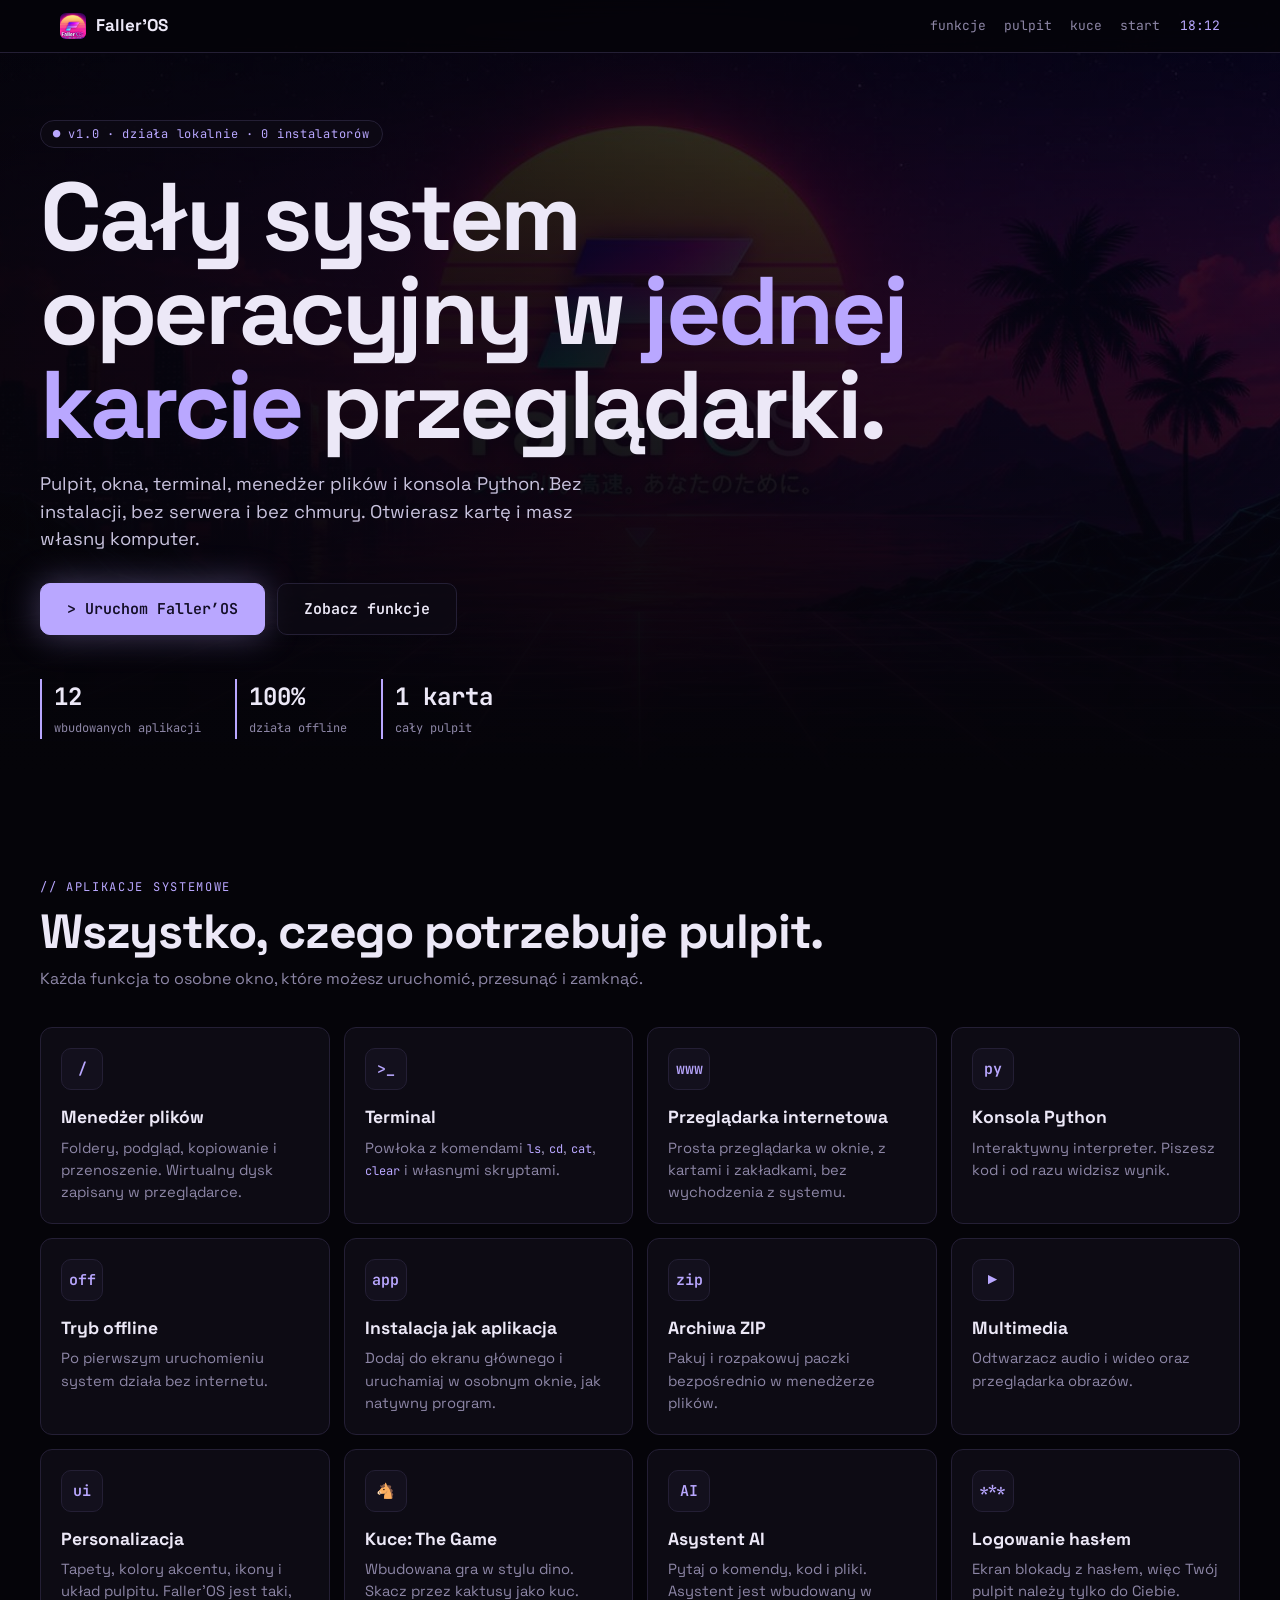
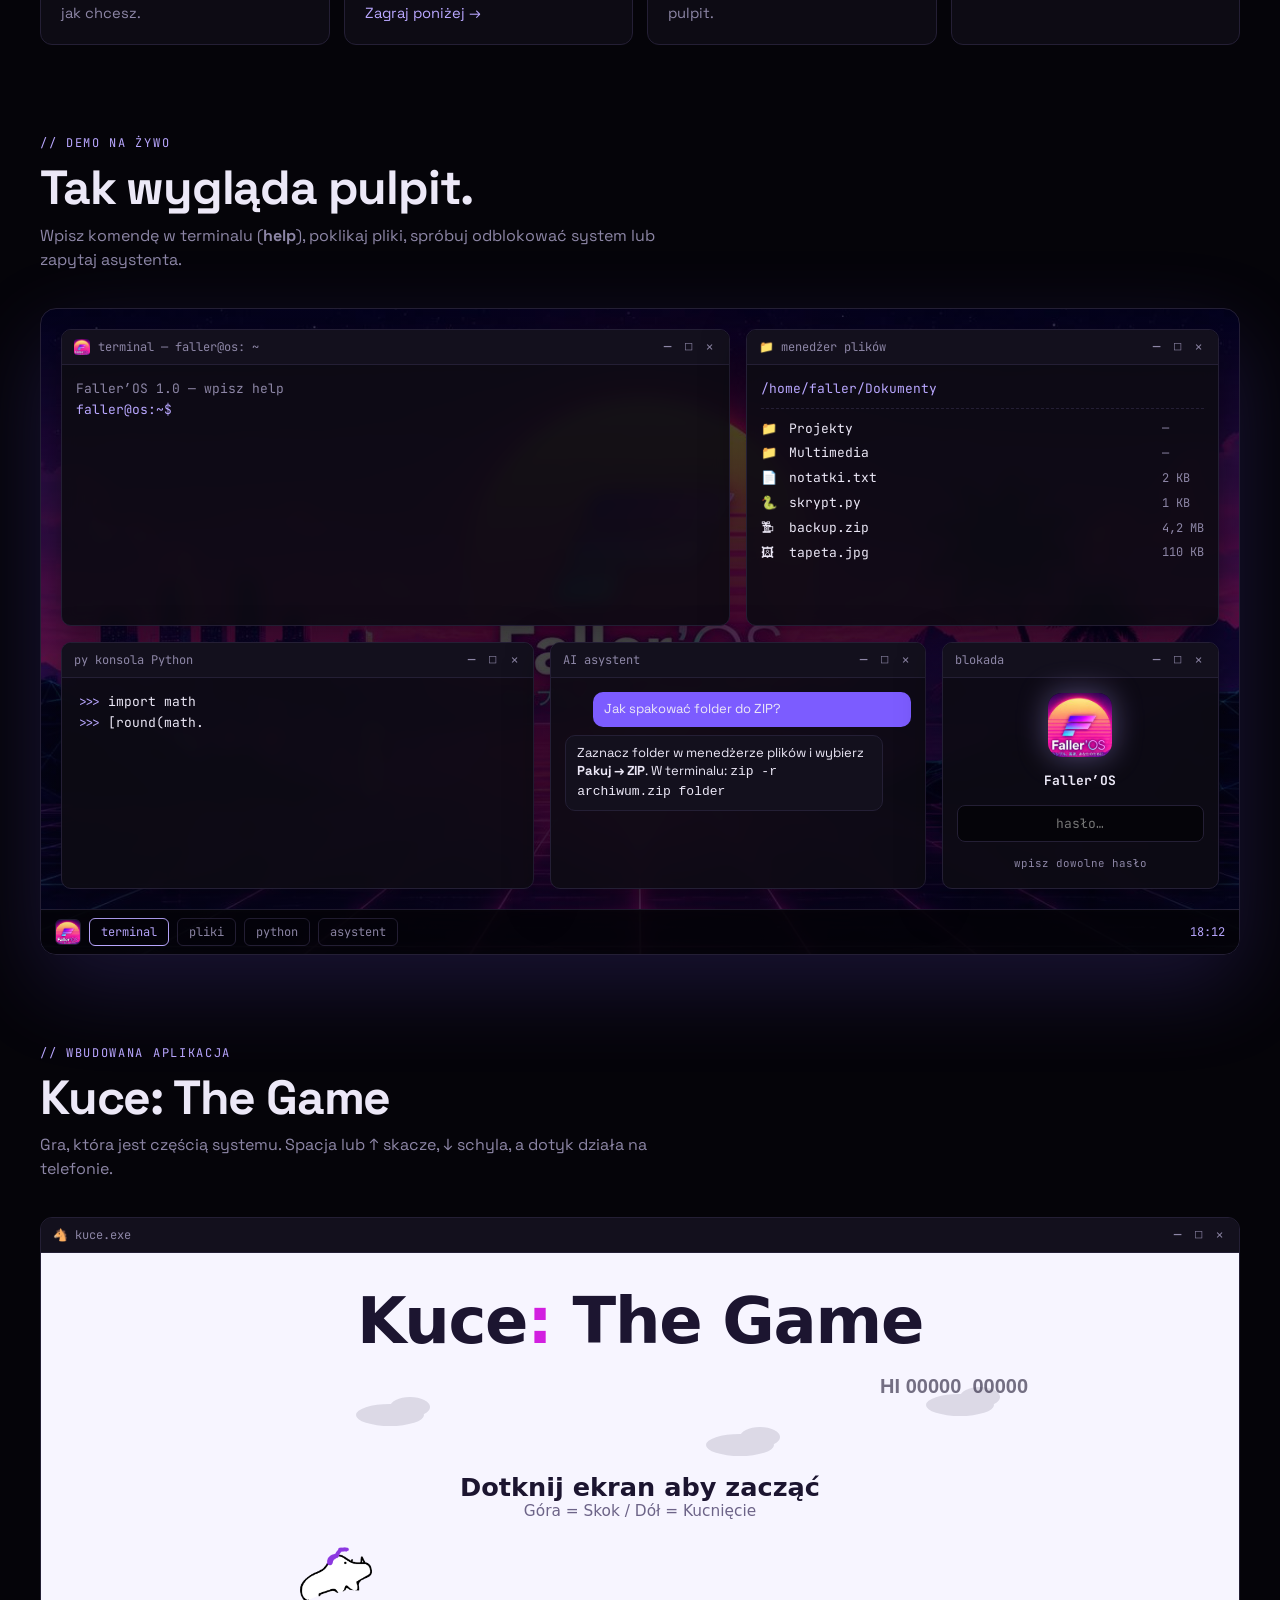
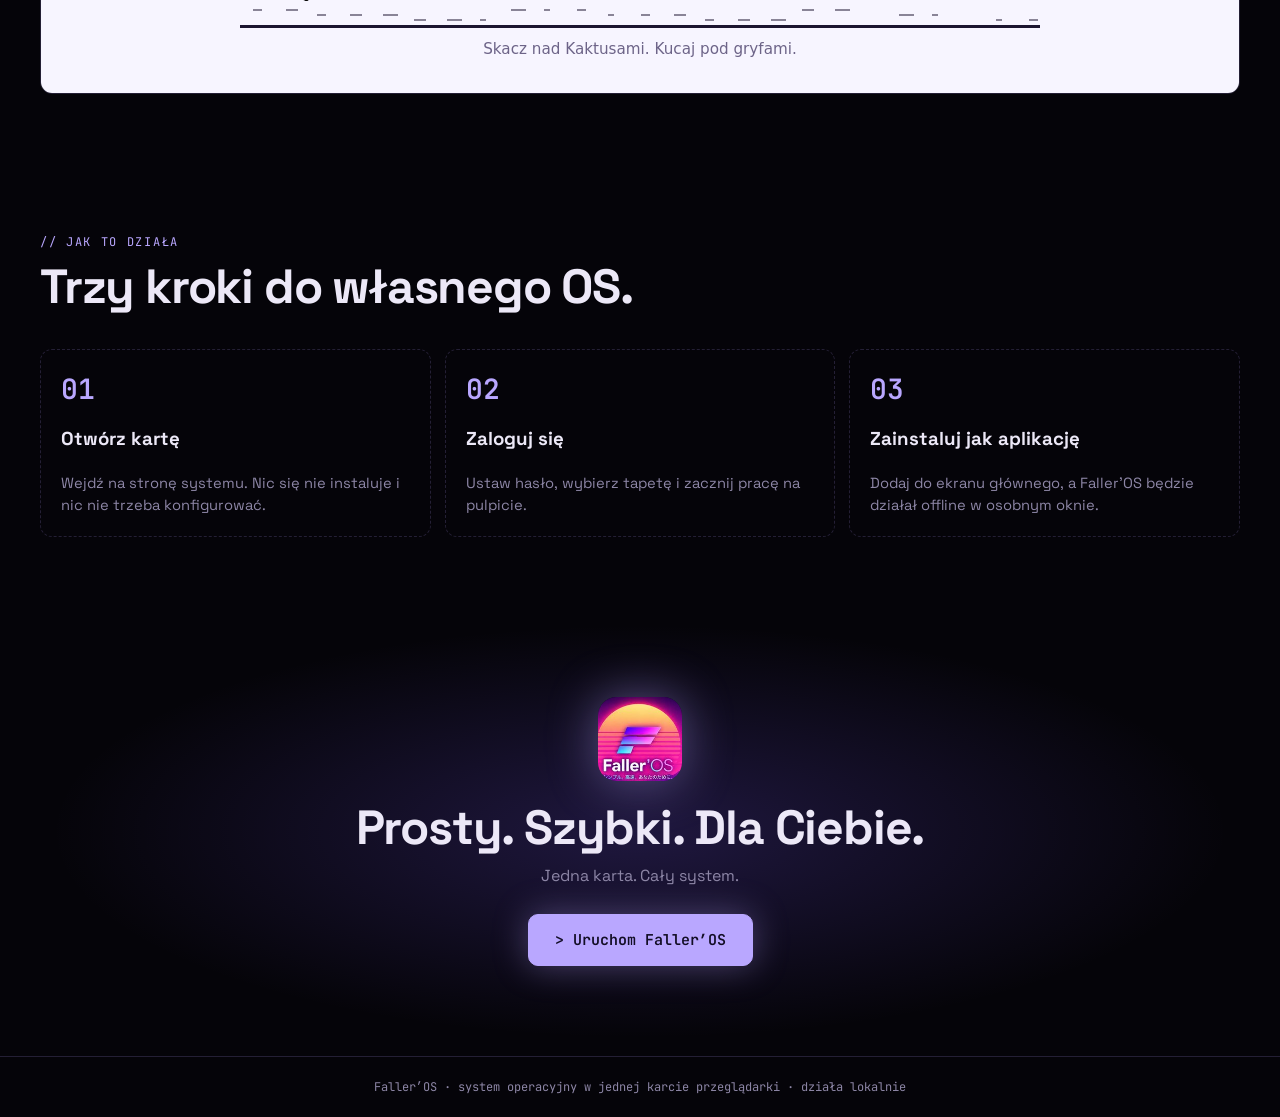
<file: fallerOS.html>
<!DOCTYPE html>
<html lang="pl">
<head>
<meta charset="utf-8">
<meta name="viewport" content="width=device-width, initial-scale=1, viewport-fit=cover">
<title>Faller’OS – cały system w jednej karcie przeglądarki</title>
<link rel="stylesheet" href="https://fonts.googleapis.com/css2?family=JetBrains+Mono:wght@400;600&family=Space+Grotesk:wght@500;700&display=swap">
<style>
:root{--bg:#050409;--panel:#0d0b14;--panel2:#13101d;--line:#241f35;--ink:#ece8f7;--mut:#8d86a6;--acc:#b9a7ff;--acc2:#7c5cff;--ok:#7be0a8;
--wall:url([data-uri]);--icon:url([data-uri]);
--mono:"JetBrains Mono",ui-monospace,Consolas,Menlo,monospace;--sans:"Space Grotesk","Segoe UI",system-ui,sans-serif;
color-scheme:dark;box-sizing:border-box;padding-top:env(safe-area-inset-top,0px);padding-bottom:env(safe-area-inset-bottom,0px)}
*{box-sizing:border-box}
html{scroll-behavior:smooth;scroll-padding-top:calc(64px + env(safe-area-inset-top,0px))}
body{margin:0;background:var(--bg);color:var(--ink);font-family:var(--sans);line-height:1.5;overflow-x:hidden}
a{color:inherit;text-decoration:none}
.ico{background:var(--icon) center/cover;border-radius:22%;flex:none}
.bar{position:fixed;top:0;left:0;right:0;z-index:50;padding-top:env(safe-area-inset-top,0px);background:rgba(5,4,9,.82);backdrop-filter:blur(14px);border-bottom:1px solid var(--line)}
.bar div{max-width:1200px;margin:auto;height:52px;display:flex;align-items:center;gap:20px;padding:0 20px;font-family:var(--mono);font-size:13px}
.bar b{font-family:var(--sans);font-size:17px;display:flex;align-items:center;gap:10px}
.bar .ico{width:26px;height:26px}
.bar nav{display:flex;gap:18px;margin-left:auto;color:var(--mut)}
.bar nav a:hover{color:var(--acc)}
#clk{color:var(--acc)}
@media(max-width:640px){.bar nav a:nth-child(n+3){display:none}.bar div{gap:12px}}
.hero{position:relative;padding:120px 20px 70px;background:linear-gradient(180deg,rgba(5,4,9,.55),var(--bg) 96%),linear-gradient(90deg,rgba(5,4,9,.85),rgba(5,4,9,.35)),var(--wall) center/cover}
.wrap{max-width:1200px;margin:auto}
.tag{display:inline-block;font:12px var(--mono);color:var(--acc);border:1px solid var(--line);background:rgba(13,11,20,.7);padding:5px 12px;border-radius:99px;letter-spacing:.06em}
h1{font-size:clamp(2.6rem,8vw,6rem);line-height:.98;letter-spacing:-.035em;margin:22px 0 18px;max-width:900px}
h1 em{font-style:normal;color:var(--acc)}
.lead{max-width:600px;color:#c9c3de;font-size:1.15rem;margin:0 0 30px}
.cta{display:flex;gap:12px;flex-wrap:wrap}
.btn{font:600 15px var(--mono);padding:15px 26px;border-radius:10px;border:1px solid var(--acc);background:var(--acc);color:#120d25;cursor:pointer;box-shadow:0 0 34px rgba(185,167,255,.35)}
.btn:hover{background:#d3c8ff}
.btn.g{background:rgba(13,11,20,.7);color:var(--ink);border-color:var(--line);box-shadow:none}
.btn.g:hover{border-color:var(--acc)}
.stats{display:flex;gap:34px;flex-wrap:wrap;margin-top:44px;font-family:var(--mono)}
.stats div{border-left:2px solid var(--acc);padding-left:12px}
.stats strong{display:block;font-size:1.5rem;color:var(--ink)}
.stats span{color:var(--mut);font-size:12px}
section{padding:70px 20px}
h2{font-size:clamp(1.9rem,5vw,3rem);letter-spacing:-.025em;margin:0 0 10px;line-height:1.05}
.sub{color:var(--mut);max-width:620px;margin:0 0 36px}
.eyebrow{font:12px var(--mono);color:var(--acc);letter-spacing:.14em;text-transform:uppercase;margin-bottom:12px}
.grid{display:grid;grid-template-columns:repeat(auto-fill,minmax(250px,1fr));gap:14px}
.card{background:var(--panel);border:1px solid var(--line);border-radius:12px;padding:20px;transition:.2s}
.card:hover{border-color:var(--acc);transform:translateY(-3px);box-shadow:0 10px 40px rgba(124,92,255,.15)}
.card i{display:grid;place-items:center;width:42px;height:42px;border-radius:10px;background:var(--panel2);border:1px solid var(--line);color:var(--acc);font:600 15px var(--mono);font-style:normal;margin-bottom:14px}
.card h3{margin:0 0 6px;font-size:1.1rem}
.card p{margin:0;color:var(--mut);font-size:.92rem}
.card code{font:12px var(--mono);color:var(--acc)}
.desk{position:relative;border:1px solid var(--line);border-radius:16px;overflow:hidden;background:linear-gradient(rgba(5,4,9,.55),rgba(5,4,9,.7)),var(--wall) center/cover;box-shadow:0 30px 90px rgba(124,92,255,.18)}
.wins{display:grid;grid-template-columns:repeat(12,1fr);gap:16px;padding:20px}
.win{background:rgba(13,11,20,.93);border:1px solid var(--line);border-radius:10px;overflow:hidden;backdrop-filter:blur(8px);min-width:0;box-shadow:0 12px 40px rgba(0,0,0,.55)}
.win.t{grid-column:span 7}.win.f{grid-column:span 5}.win.p{grid-column:span 5}.win.a{grid-column:span 4}.win.l{grid-column:span 3}
@media(max-width:900px){.win.t,.win.f,.win.p,.win.a,.win.l{grid-column:1/-1}}
.tb{display:flex;align-items:center;gap:8px;padding:9px 12px;background:var(--panel2);border-bottom:1px solid var(--line);font:12px var(--mono);color:var(--mut)}
.tb u{margin-left:auto;text-decoration:none;letter-spacing:.3em;color:var(--mut)}
.tb .ico{width:16px;height:16px}
.body{padding:14px;font:13px/1.6 var(--mono);min-height:210px}
#term{height:260px;overflow:auto;cursor:text}
#term p{margin:0;white-space:pre-wrap;word-break:break-word}
.pr{color:var(--acc)}.ok{color:var(--ok)}.m{color:var(--mut)}
.in{display:flex;gap:8px}
.in input{flex:1;background:none;border:0;outline:0;color:var(--ink);font:inherit;min-width:0}
.fl{display:grid;grid-template-columns:20px 1fr auto;gap:4px 8px;align-items:center}
.fl span:nth-child(3n){color:var(--mut);font-size:12px}
.fl .sel{background:rgba(185,167,255,.15);border-radius:4px}
.path{color:var(--acc);margin-bottom:10px;padding-bottom:8px;border-bottom:1px dashed var(--line)}
.msg{padding:8px 11px;border-radius:10px;margin-bottom:8px;max-width:92%;font:13px/1.45 var(--sans)}
.msg.u{background:var(--acc2);margin-left:auto}
.msg.b{background:var(--panel2);border:1px solid var(--line)}
.login{display:grid;place-items:center;text-align:center;gap:10px;min-height:210px}
.login .ico{width:64px;height:64px;box-shadow:0 0 30px rgba(185,167,255,.4)}
.pw{width:100%;padding:9px;border:1px solid var(--line);border-radius:8px;background:var(--bg);color:var(--ink);font:13px var(--mono);text-align:center}
.pw:focus{outline:1px solid var(--acc)}
.task{display:flex;align-items:center;gap:8px;padding:8px 14px;background:rgba(5,4,9,.9);border-top:1px solid var(--line);font:12px var(--mono);overflow-x:auto}
.task .ico{width:26px;height:26px}
.task span{padding:5px 11px;border:1px solid var(--line);border-radius:6px;color:var(--mut);white-space:nowrap}
.task span.on{border-color:var(--acc);color:var(--acc)}
.task em{margin-left:auto;font-style:normal;color:var(--acc)}
.game{border:1px solid var(--line);border-radius:12px;overflow:hidden;background:var(--panel)}
.game iframe{display:block;width:100%;height:440px;border:0}
.steps{display:grid;grid-template-columns:repeat(auto-fit,minmax(220px,1fr));gap:14px;counter-reset:s}
.steps div{border:1px dashed var(--line);border-radius:12px;padding:20px;counter-increment:s}
.steps div:before{content:"0" counter(s);font:600 28px var(--mono);color:var(--acc);display:block;margin-bottom:6px}
.steps p{margin:0;color:var(--mut);font-size:.92rem}
.fin{text-align:center;padding:90px 20px;background:radial-gradient(ellipse at center,rgba(124,92,255,.22),transparent 65%)}
.fin .ico{width:84px;height:84px;margin:0 auto 22px;box-shadow:0 0 50px rgba(185,167,255,.45)}
footer{border-top:1px solid var(--line);padding:22px;text-align:center;font:12px var(--mono);color:var(--mut)}
</style>
</head>
<body>
<header class="bar"><div><b><span class="ico"></span>Faller’OS</b><nav><a href="#funkcje">funkcje</a><a href="#pulpit">pulpit</a><a href="#kuce">kuce</a><a href="#start">start</a></nav><span id="clk">--:--</span></div></header>

<main>
<div class="hero"><div class="wrap">
  <span class="tag">● v1.0 · działa lokalnie · 0 instalatorów</span>
  <h1>Cały system operacyjny w <em>jednej karcie</em> przeglądarki.</h1>
  <p class="lead">Pulpit, okna, terminal, menedżer plików i konsola Python. Bez instalacji, bez serwera i bez chmury. Otwierasz kartę i masz własny komputer.</p>
  <div class="cta"><button class="btn" id="go">&gt; Uruchom Faller’OS</button><a class="btn g" href="#funkcje">Zobacz funkcje</a></div>
  <div class="stats"><div><strong>12</strong><span>wbudowanych aplikacji</span></div><div><strong>100%</strong><span>działa offline</span></div><div><strong>1 karta</strong><span>cały pulpit</span></div></div>
</div></div>

<section id="funkcje"><div class="wrap">
  <div class="eyebrow">// aplikacje systemowe</div><h2>Wszystko, czego potrzebuje pulpit.</h2><p class="sub">Każda funkcja to osobne okno, które możesz uruchomić, przesunąć i zamknąć.</p>
  <div class="grid">
    <div class="card"><i>/</i><h3>Menedżer plików</h3><p>Foldery, podgląd, kopiowanie i przenoszenie. Wirtualny dysk zapisany w przeglądarce.</p></div>
    <div class="card"><i>&gt;_</i><h3>Terminal</h3><p>Powłoka z komendami <code>ls</code>, <code>cd</code>, <code>cat</code>, <code>clear</code> i własnymi skryptami.</p></div>
    <div class="card"><i>www</i><h3>Przeglądarka internetowa</h3><p>Prosta przeglądarka w oknie, z kartami i zakładkami, bez wychodzenia z systemu.</p></div>
    <div class="card"><i>py</i><h3>Konsola Python</h3><p>Interaktywny interpreter. Piszesz kod i od razu widzisz wynik.</p></div>
    <div class="card"><i>off</i><h3>Tryb offline</h3><p>Po pierwszym uruchomieniu system działa bez internetu.</p></div>
    <div class="card"><i>app</i><h3>Instalacja jak aplikacja</h3><p>Dodaj do ekranu głównego i uruchamiaj w osobnym oknie, jak natywny program.</p></div>
    <div class="card"><i>zip</i><h3>Archiwa ZIP</h3><p>Pakuj i rozpakowuj paczki bezpośrednio w menedżerze plików.</p></div>
    <div class="card"><i>▶</i><h3>Multimedia</h3><p>Odtwarzacz audio i wideo oraz przeglądarka obrazów.</p></div>
    <div class="card"><i>ui</i><h3>Personalizacja</h3><p>Tapety, kolory akcentu, ikony i układ pulpitu. Faller’OS jest taki, jak chcesz.</p></div>
    <div class="card"><i>🐴</i><h3>Kuce: The Game</h3><p>Wbudowana gra w stylu dino. Skacz przez kaktusy jako kuc. <a href="#kuce" style="color:var(--acc)">Zagraj poniżej →</a></p></div>
    <div class="card"><i>AI</i><h3>Asystent AI</h3><p>Pytaj o komendy, kod i pliki. Asystent jest wbudowany w pulpit.</p></div>
    <div class="card"><i>***</i><h3>Logowanie hasłem</h3><p>Ekran blokady z hasłem, więc Twój pulpit należy tylko do Ciebie.</p></div>
  </div>
</div></section>

<section id="pulpit" style="padding-top:20px"><div class="wrap">
  <div class="eyebrow">// demo na żywo</div><h2>Tak wygląda pulpit.</h2><p class="sub">Wpisz komendę w terminalu (<b>help</b>), poklikaj pliki, spróbuj odblokować system lub zapytaj asystenta.</p>
  <div class="desk">
    <div class="wins">
      <div class="win t"><div class="tb"><span class="ico"></span>terminal — faller@os: ~<u>─ □ ✕</u></div><div class="body" id="term"></div></div>
      <div class="win f"><div class="tb">📁 menedżer plików<u>─ □ ✕</u></div><div class="body"><div class="path">/home/faller/Dokumenty</div><div class="fl" id="fl"></div></div></div>
      <div class="win p"><div class="tb">py konsola Python<u>─ □ ✕</u></div><div class="body" id="py"></div></div>
      <div class="win a"><div class="tb">AI asystent<u>─ □ ✕</u></div><div class="body" id="ai"><div class="msg u">Jak spakować folder do ZIP?</div><div class="msg b">Zaznacz folder w menedżerze plików i wybierz <b>Pakuj → ZIP</b>. W terminalu: <code>zip -r archiwum.zip folder</code></div></div></div>
      <div class="win l"><div class="tb">blokada<u>─ □ ✕</u></div><div class="body login"><span class="ico"></span><b>Faller’OS</b><input class="pw" id="pw" type="password" placeholder="hasło…" autocomplete="off"><small class="m" id="pwm">wpisz dowolne hasło</small></div></div>
    </div>
    <div class="task"><span class="ico"></span><span class="on">terminal</span><span>pliki</span><span>python</span><span>asystent</span><em id="clk2">--:--</em></div>
  </div>
</div></section>

<section id="kuce" style="padding-top:20px"><div class="wrap">
  <div class="eyebrow">// wbudowana aplikacja</div><h2>Kuce: The Game</h2><p class="sub">Gra, która jest częścią systemu. Spacja lub ↑ skacze, ↓ schyla, a dotyk działa na telefonie.</p>
  <div class="game"><div class="tb">🐴 kuce.exe<u>─ □ ✕</u></div><iframe title="Kuce: The Game" srcdoc="<!DOCTYPE html>
<html lang=&quot;pl&quot;>
<head>
<meta charset=&quot;utf-8&quot;>
<meta name=&quot;viewport&quot; content=&quot;width=device-width, initial-scale=1, viewport-fit=cover&quot;>
<title>Kuce: The Game</title>
<style>
:root{--bg:#f7f5ff;--ink:#1c1530;--acc:#d21fe0;--muted:#6d6488;box-sizing:border-box;padding-top:env(safe-area-inset-top,0px);padding-bottom:env(safe-area-inset-bottom,0px)}
@media (prefers-color-scheme:dark){:root:not([data-theme=&quot;light&quot;]){--bg:#16111f;--ink:#f1ecff;--muted:#a79bc4}}
:root[data-theme=&quot;dark&quot;]{--bg:#16111f;--ink:#f1ecff;--muted:#a79bc4}
*{box-sizing:border-box}
html,body{height:100%;margin:0}
body{background:var(--bg);color:var(--ink);font-family:&quot;Baloo 2&quot;,&quot;Trebuchet MS&quot;,system-ui,sans-serif;display:flex;flex-direction:column;align-items:center;justify-content:center;gap:12px;padding:16px;-webkit-user-select:none;user-select:none;touch-action:manipulation}
h1{margin:0;font-size:clamp(2.2rem,8vw,4rem);line-height:1;letter-spacing:-.02em;font-weight:800}
h1 span{color:var(--acc)}
p{margin:0;color:var(--muted);font-size:.95rem;text-align:center}
.wrap{width:100%;max-width:800px;position:relative}
canvas{width:100%;height:auto;display:block;border-bottom:3px solid var(--ink);cursor:pointer;outline:none}
canvas:focus-visible{outline:3px solid var(--acc);outline-offset:4px}
#msg{position:absolute;inset:0;display:flex;align-items:center;justify-content:center;flex-direction:column;pointer-events:none;font-weight:800;font-size:clamp(1rem,4vw,1.6rem);text-align:center}
#msg small{font-weight:500;color:var(--muted);font-size:.6em}
</style>
</head>
<body>
<h1>Kuce<span>:</span> The Game</h1>                                                                                                 <div class=&quot;wrap&quot;>
  <canvas id=&quot;c&quot; width=&quot;800&quot; height=&quot;260&quot; tabindex=&quot;0&quot; aria-label=&quot;Kuce: The Game. Press space to jump.&quot;></canvas>
  <div id=&quot;msg&quot;>Dotknij ekran aby zacząć<small>Góra = Skok / Dół = Kucnięcie</small></div>
</div>
<p>Skacz nad Kaktusami. Kucaj pod gryfami.</p><script>
(function(){
var cv=document.getElementById('c'),ctx=cv.getContext('2d'),msg=document.getElementById('msg');
var W=cv.width,H=cv.height,GY=H-24;
var img=new Image();img.src=&quot;[data-uri]&quot;;
var ink=getComputedStyle(document.documentElement).getPropertyValue('--ink');
function col(){return getComputedStyle(document.body).color}
var best=0;try{best=+localStorage.getItem('kuce-best')||0}catch(e){}
var s,state='ready',last=0;
var PW=72,PH=54;
function reset(){s={y:GY-PH,vy:0,duck:false,speed:6,score:0,obs:[],next:60,t:0,clouds:[{x:150,y:50},{x:500,y:80},{x:720,y:40}],ground:[]}}
reset();
function jump(){
  if(state==='ready'||state==='over'){if(state==='over'&amp;&amp;performance.now()-endT<350)return;reset();state='run';msg.style.display='none';return}
  if(s.y>=GY-PH-1){s.vy=-13.5}
}
var endT=0;
function down(v){s.duck=v;if(v&amp;&amp;s.y<GY-PH-1)s.vy+=3}
addEventListener('keydown',function(e){
  if(e.code==='Space'||e.code==='ArrowUp'){e.preventDefault();if(!e.repeat)jump()}
  else if(e.code==='ArrowDown'){e.preventDefault();down(true)}
});
addEventListener('keyup',function(e){if(e.code==='ArrowDown')down(false)});
cv.addEventListener('pointerdown',function(e){e.preventDefault();cv.focus();jump()});
function box(o){return{x:o.x,y:o.y,w:o.w,h:o.h}}
function pbox(){var h=s.duck&amp;&amp;s.y>=GY-PH-1?PH*0.6:PH;var y=GY-(GY-s.y-PH)-h;return{x:60+10,y:y+6,w:PW-22,h:h-10}}
function spawn(){
  var r=Math.random();
  if(s.score>250&amp;&amp;r<0.28){
    var ys=[GY-70,GY-38];var y=ys[Math.random()*2|0];
    s.obs.push({type:'bird',x:W+20,y:y,w:40,h:24});
  }else{
    var n=1+(Math.random()*(s.score>500?3:2)|0);var h=36+Math.random()*24|0;
    s.obs.push({type:'cactus',x:W+20,y:GY-h,w:16*n+6*(n-1),h:h,n:n});
  }
  s.next=Math.max(38,(55+Math.random()*70)*(6/s.speed)*1.15)|0;
}
function update(){
  s.t++;s.score+=s.speed*0.05;s.speed=Math.min(14,6+s.score/180);
  s.vy+=0.75;s.y+=s.vy;if(s.y>=GY-PH){s.y=GY-PH;s.vy=0}
  if(--s.next<=0)spawn();
  s.obs.forEach(function(o){o.x-=s.speed+(o.type==='bird'?1.5:0)});
  s.obs=s.obs.filter(function(o){return o.x+o.w>-20});
  s.clouds.forEach(function(c){c.x-=0.5;if(c.x<-60){c.x=W+40;c.y=30+Math.random()*70}});
  var p=pbox();
  for(var i=0;i<s.obs.length;i++){var o=s.obs[i];
    if(p.x<o.x+o.w-3&amp;&amp;p.x+p.w>o.x+3&amp;&amp;p.y<o.y+o.h-3&amp;&amp;p.y+p.h>o.y+3){
      state='over';endT=performance.now();
      if(s.score>best){best=s.score;try{localStorage.setItem('kuce-best',Math.floor(best))}catch(e){}}
      msg.innerHTML='Przegrana!<small>Wynik '+Math.floor(s.score)+'. Dotknij ekran aby zagrać ponownie.</small>';
      msg.style.display='flex';break}
  }
}
function pad(n){return('00000'+Math.floor(n)).slice(-5)}
function draw(){
  var c=col();
  ctx.clearRect(0,0,W,H);
  ctx.fillStyle=c;ctx.globalAlpha=0.12;
  s.clouds.forEach(function(k){ctx.beginPath();ctx.ellipse(k.x,k.y,34,11,0,0,7);ctx.ellipse(k.x+20,k.y-8,20,10,0,0,7);ctx.fill()});
  ctx.globalAlpha=0.5;
  for(var i=0;i<24;i++){var gx=((i*97-s.t*s.speed*0.9)%(W+40)+W+40)%(W+40)-20;ctx.fillRect(gx,GY+8+(i%3)*5,6+(i%4)*3,2)}
  ctx.globalAlpha=1;
  ctx.fillStyle=c;
  s.obs.forEach(function(o){
    if(o.type==='cactus'){
      for(var j=0;j<o.n;j++){var x=o.x+j*22;
        ctx.fillRect(x+5,o.y,7,o.h);
        ctx.fillRect(x,o.y+o.h*0.35,5,5);ctx.fillRect(x,o.y+o.h*0.35-9,5,14);
        ctx.fillRect(x+12,o.y+o.h*0.5,5,5);ctx.fillRect(x+12,o.y+o.h*0.5-12,5,17)}
    }else{
      var f=(s.t>>3)&amp;1;
      ctx.beginPath();ctx.ellipse(o.x+22,o.y+14,14,7,0,0,7);ctx.fill();
      ctx.beginPath();ctx.moveTo(o.x+34,o.y+12);ctx.lineTo(o.x+44,o.y+15);ctx.lineTo(o.x+34,o.y+18);ctx.fill();
      ctx.beginPath();ctx.moveTo(o.x+14,o.y+12);ctx.lineTo(o.x+26,o.y+(f?-2:26));ctx.lineTo(o.x+30,o.y+12);ctx.fill();
    }
  });
  var onG=s.y>=GY-PH-1,h=PH,w=PW,y=s.y,rot=0;
  if(s.duck&amp;&amp;onG){h=PH*0.6;w=PW*1.1;y=GY-h}
  if(onG&amp;&amp;state==='run'&amp;&amp;!s.duck){rot=Math.sin(s.t*0.5)*0.05;y-=Math.abs(Math.sin(s.t*0.25))*3}
  if(!onG)rot=-0.12;
  if(state==='over')rot=0.1;
  ctx.save();ctx.translate(60+w/2,y+h);ctx.rotate(rot);
  if(img.complete&amp;&amp;img.naturalWidth)ctx.drawImage(img,-w/2,-h,w,h);
  ctx.restore();
  ctx.fillStyle=c;ctx.font='700 20px &quot;Trebuchet MS&quot;,sans-serif';ctx.textAlign='right';
  ctx.globalAlpha=0.6;ctx.fillText('HI '+pad(best)+'  '+pad(s.score),W-12,28);ctx.globalAlpha=1;
}
function loop(t){
  if(state==='run'&amp;&amp;t-last>=0){update()}
  draw();requestAnimationFrame(loop);
}
requestAnimationFrame(loop);
})();
</script>
</body>
</html>

"></iframe></div>
</div></section>

<section><div class="wrap">
  <div class="eyebrow">// jak to działa</div><h2>Trzy kroki do własnego OS.</h2><p class="sub"></p>
  <div class="steps"><div><h3>Otwórz kartę</h3><p>Wejdź na stronę systemu. Nic się nie instaluje i nic nie trzeba konfigurować.</p></div><div><h3>Zaloguj się</h3><p>Ustaw hasło, wybierz tapetę i zacznij pracę na pulpicie.</p></div><div><h3>Zainstaluj jak aplikację</h3><p>Dodaj do ekranu głównego, a Faller’OS będzie działał offline w osobnym oknie.</p></div></div>
</div></section>

<div class="fin" id="start"><span class="ico" style="display:block"></span><h2>Prosty. Szybki. Dla Ciebie.</h2><p class="sub" style="margin:0 auto 26px">Jedna karta. Cały system.</p><button class="btn" id="go2">&gt; Uruchom Faller’OS</button></div>
</main>
<footer>Faller’OS · system operacyjny w jednej karcie przeglądarki · działa lokalnie</footer>

<script>
(function(){
var $=function(i){return document.getElementById(i)};
function tick(){var d=new Date(),t=('0'+d.getHours()).slice(-2)+':'+('0'+d.getMinutes()).slice(-2);$('clk').textContent=t;$('clk2').textContent=t}
tick();setInterval(tick,15000);
var files=[['📁','Projekty','—'],['📁','Multimedia','—'],['📄','notatki.txt','2 KB'],['🐍','skrypt.py','1 KB'],['🗜','backup.zip','4,2 MB'],['🖼','tapeta.jpg','110 KB']];
var fl=$('fl');files.forEach(function(f,i){['<span>'+f[0]+'</span>','<span>'+f[1]+'</span>','<span>'+f[2]+'</span>'].forEach(function(h){var d=document.createElement('div');d.style.display='contents';d.innerHTML=h;var e=d.firstChild;e.dataset.r=i;fl.appendChild(e)})});
fl.addEventListener('click',function(e){var r=e.target.dataset.r;if(r==null)return;fl.querySelectorAll('.sel').forEach(function(x){x.classList.remove('sel')});fl.querySelectorAll('[data-r="'+r+'"]').forEach(function(x){x.classList.add('sel')})});
var T=$('term');
function out(t,c){var p=document.createElement('p');if(c)p.className=c;p.textContent=t;T.insertBefore(p,line)}
var line=document.createElement('div');line.className='in';line.innerHTML='<span class="pr">faller@os:~$</span><input id="ti" spellcheck="false" autocomplete="off" autocapitalize="off" aria-label="terminal">';T.appendChild(line);
var ti=$('ti');
var cmds={
help:'Komendy: help, ls, whoami, date, neofetch, python, clear, kuce',
ls:'Dokumenty  Multimedia  Projekty  notatki.txt  skrypt.py  backup.zip',
whoami:'faller',
date:function(){return new Date().toLocaleString('pl-PL')},
python:'Python 3 · wpisz kod w oknie „konsola Python”',
kuce:function(){location.hash='#kuce';return 'Uruchamiam kuce.exe…'},
neofetch:'Faller’OS 1.0\nKernel: karta przeglądarki\nPowłoka: fsh\nPamięć: lokalna\nTryb: offline OK'};
out('Faller’OS 1.0 — wpisz help','m');
ti.addEventListener('keydown',function(e){if(e.key!=='Enter')return;var v=ti.value.trim();out('faller@os:~$ '+v,'pr');ti.value='';
 if(v==='clear'){T.querySelectorAll('p').forEach(function(p){p.remove()});return}
 var r=cmds[v];if(r===undefined){if(v)out('fsh: nie znaleziono komendy: '+v,'m')}else out(typeof r==='function'?r():r,'ok');T.scrollTop=T.scrollHeight});
T.addEventListener('click',function(){ti.focus()});
var py=$('py'),code=[['>>> ','import math'],['>>> ','[round(math.sqrt(n),2) for n in range(1,6)]'],['ok','[1.0, 1.41, 1.73, 2.0, 2.24]'],['>>> ','print("Cześć, Faller’OS!")'],['ok','Cześć, Faller’OS!']];
var shown=false;
function typePy(){if(shown)return;shown=true;var i=0;(function n(){if(i>=code.length)return;var c=code[i++],d=document.createElement('div');d.className=c[0]==='ok'?'ok':'';d.innerHTML=c[0]==='ok'?'':'<span class="pr">&gt;&gt;&gt; </span>';py.appendChild(d);var j=0,s=c[1];(function k(){d.append(s.slice(j,j+1));j++;if(j<=s.length)setTimeout(k,c[0]==='ok'?0:22);else setTimeout(n,350)})()})()}
if('IntersectionObserver' in window){new IntersectionObserver(function(en){if(en[0].isIntersecting)typePy()},{threshold:.3}).observe(py)}else typePy();
$('pw').addEventListener('keydown',function(e){if(e.key==='Enter'&&this.value){$('pwm').textContent='✓ witaj, faller';$('pwm').className='ok';this.value=''}});
function start(){$('pulpit').scrollIntoView();setTimeout(function(){ti.focus({preventScroll:true})},500)}
$('go').onclick=start;$('go2').onclick=start;
})();
</script>
</body>
</html>
</file>
